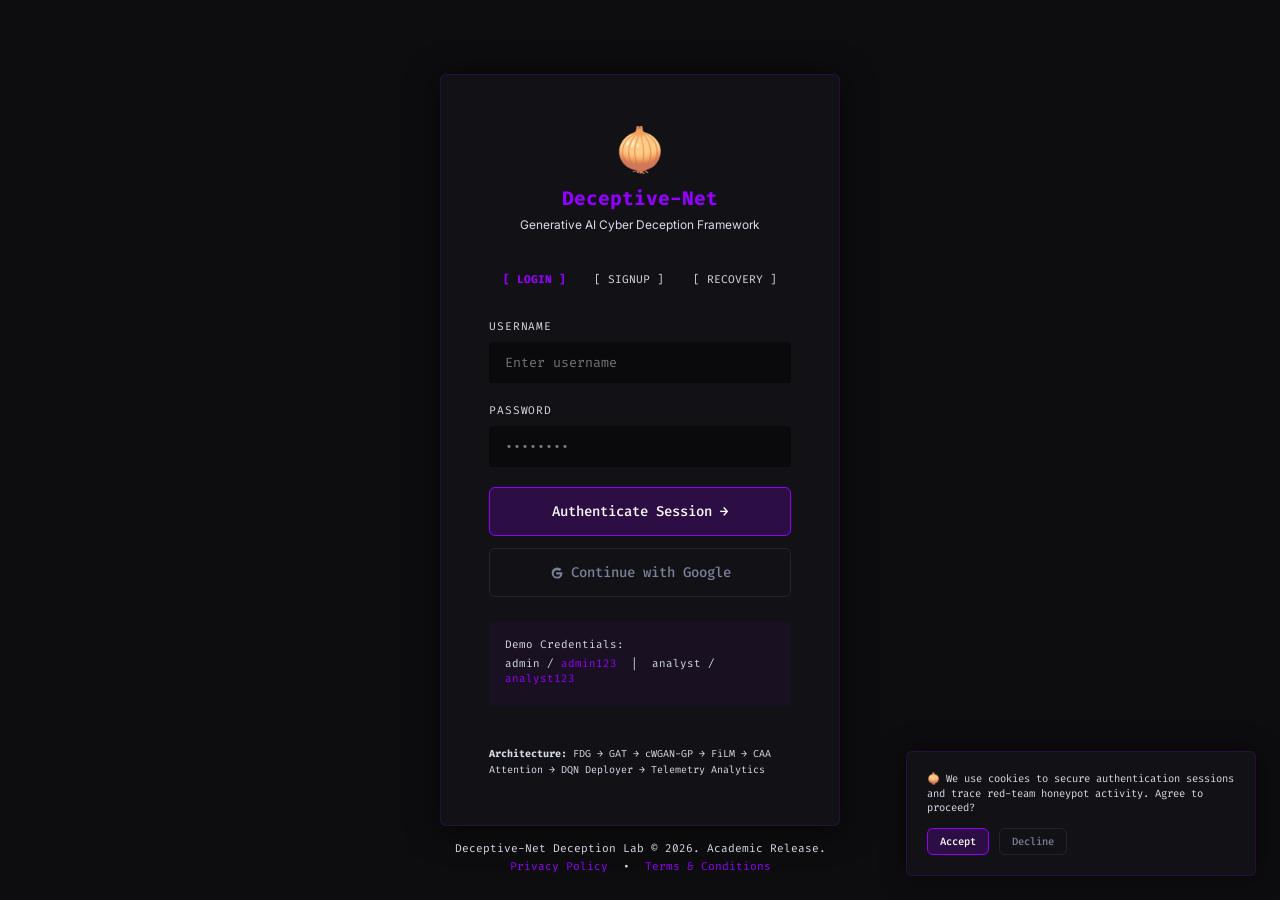
<file: frontend/index.html>
<!DOCTYPE html>
<html lang="en">
<head>
    <meta charset="UTF-8">
    <meta name="viewport" content="width=device-width, initial-scale=1.0">
    <title>Deceptive-Net | Secure Login</title>
    <link href="https://fonts.googleapis.com/css2?family=Fira+Code:wght@300;400;500;600&family=Inter:wght@300;400;500;600;700&display=swap" rel="stylesheet">
    <link rel="stylesheet" href="style.css">
    <style>
        .login-page { min-height: 100vh; display: flex; justify-content: center; align-items: center; }
        .login-card { width: 400px; padding: 48px; }
        .login-logo { text-align: center; margin-bottom: 40px; }
        .login-logo .onion { font-size: 3rem; margin-bottom: 12px; }
        .login-logo h1 { font-family: var(--font-mono); font-size: 1.4rem; color: var(--accent); }
        .login-logo p { color: var(--text-secondary); font-size: 0.85rem; margin-top: 6px; }
        .form-group { margin-bottom: 20px; }
        .form-group label { display: block; font-size: 0.8rem; text-transform: uppercase; letter-spacing: 0.08em; color: var(--text-secondary); margin-bottom: 8px; font-family: var(--font-mono); }
        .form-group input { width: 100%; background: rgba(0,0,0,0.4); border: 1px solid var(--panel-border); color: var(--text-primary); padding: 12px 16px; border-radius: 4px; font-family: var(--font-mono); font-size: 0.95rem; outline: none; transition: border-color 0.3s; }
        .form-group input:focus { border-color: var(--accent); }
        .btn-full { width: 100%; padding: 14px; font-size: 1rem; justify-content: center; }
        #login-error { color: var(--danger); font-size: 0.85rem; margin-top: 12px; text-align: center; display: none; font-family: var(--font-mono); }
        .role-hint { margin-top: 24px; padding: 16px; border-radius: 4px; background: rgba(148,0,255,0.05); border: 1px solid var(--panel-border); }
        .role-hint p { font-family: var(--font-mono); font-size: 0.78rem; color: var(--text-secondary); margin-bottom: 4px; }
        .role-hint span { color: var(--accent); }
    </style>
</head>
<body>
    <div class="login-page">
        <div class="login-card glass-panel">
            <div class="login-logo">
                <div class="onion">🧅</div>
                <h1>Deceptive-Net</h1>
                <p>Generative AI Cyber Deception Framework</p>
            </div>
            
            <!-- SaaS Tab toggles -->
            <div style="display:flex; justify-content:space-around; margin-bottom: 24px; font-family:var(--font-mono); font-size:0.8rem; border-bottom: 1px solid var(--panel-border); padding-bottom: 8px;">
                <span id="tab-login-btn" style="cursor:pointer; color:var(--accent); font-weight:bold;">[ LOGIN ]</span>
                <span id="tab-signup-btn" style="cursor:pointer; color:var(--text-secondary);">[ SIGNUP ]</span>
                <span id="tab-reset-btn" style="cursor:pointer; color:var(--text-secondary);">[ RECOVERY ]</span>
            </div>

            <!-- Login Form -->
            <form id="login-form">
                <div class="form-group">
                    <label for="username">Username</label>
                    <input type="text" id="username" placeholder="Enter username" autocomplete="off" required>
                </div>
                <div class="form-group">
                    <label for="password">Password</label>
                    <input type="password" id="password" placeholder="••••••••" required>
                </div>
                <button type="submit" class="btn btn-primary btn-full">
                    Authenticate Session &rarr;
                </button>
            </form>

            <!-- Signup Form (Hidden initially) -->
            <form id="signup-form" style="display:none;">
                <div class="form-group">
                    <label for="signup-username">Username</label>
                    <input type="text" id="signup-username" placeholder="Desired username" autocomplete="off" required>
                </div>
                <div class="form-group">
                    <label for="signup-name">Full Name</label>
                    <input type="text" id="signup-name" placeholder="Alice Cooper" autocomplete="off" required>
                </div>
                <div class="form-group">
                    <label for="signup-password">Password</label>
                    <input type="password" id="signup-password" placeholder="••••••••" required>
                </div>
                <button type="submit" class="btn btn-primary btn-full" style="background:var(--accent); border-color:var(--accent);">
                    Register Account &rarr;
                </button>
            </form>

            <!-- Password Reset Form (Hidden initially) -->
            <form id="reset-form" style="display:none;">
                <p style="font-size:0.8rem; color:var(--text-secondary); margin-bottom:16px; line-height:1.4; font-family:var(--font-mono);">
                    > Enter user identity to establish a recovery key link.
                </p>
                <div class="form-group">
                    <label for="reset-username">Username</label>
                    <input type="text" id="reset-username" placeholder="Enter username" autocomplete="off" required>
                </div>
                <div class="form-group">
                    <label for="reset-new-password">New Password</label>
                    <input type="password" id="reset-new-password" placeholder="Enter new password" required>
                </div>
                <button type="submit" class="btn btn-ghost btn-full" style="border-color:var(--text-secondary); color:white;">
                    Establish Reset &rarr;
                </button>
            </form>
            
            <!-- Google OAuth Block -->
            <button type="button" onclick="mockGoogleOAuth()" class="btn btn-ghost btn-full" style="margin-top:12px; gap:8px; border-color:rgba(255,255,255,0.08);">
                <svg style="width:14px; height:14px; color:var(--text-secondary);" viewBox="0 0 24 24" fill="currentColor">
                    <path d="M12.24 10.285V14.4h6.887c-.648 2.41-2.519 4.114-5.136 4.114A5.727 5.727 0 018.17 12.8a5.727 5.727 0 015.82-5.714c1.616 0 3.084.62 4.204 1.637l3.08-3.08C19.38 3.738 16.89 2.5 13.99 2.5a9.5 9.5 0 00-9.5 9.5 9.5 9.5 0 009.5 9.5c5.38 0 8.93-3.78 8.93-9.1a8.4 8.4 0 00-.18-1.615H12.24z"/>
                </svg>
                Continue with Google
            </button>

            <p id="login-error" style="color:var(--danger); font-size:0.82rem; margin-top:16px; text-align:center; display:none; font-family:var(--font-mono);"></p>

            <div class="role-hint">
                <p>Demo Credentials:</p>
                <p>admin / <span>admin123</span> &nbsp;|&nbsp; analyst / <span>analyst123</span></p>
            </div>
            
            <div style="margin-top: 24px; font-family: var(--font-mono); font-size: 0.72rem; color: var(--text-secondary); border-top: 1px solid var(--panel-border); padding-top: 16px; line-height: 1.5;">
                <strong>Architecture:</strong> FDG &rarr; GAT &rarr; cWGAN-GP &rarr; FiLM &rarr; CAA Attention &rarr; DQN Deployer &rarr; Telemetry Analytics
            </div>
        </div>
        
        <div style="position: absolute; bottom: 24px; width: 100%; padding: 0 20px; font-size: 0.8rem; color: var(--text-secondary); text-align: center; font-family: var(--font-mono); line-height: 1.6;">
            Deceptive-Net Deception Lab &copy; 2026. Academic Release.<br>
            <a href="privacy.html" style="color:var(--accent); text-decoration:none; margin-right:8px;">Privacy Policy</a> &bull;
            <a href="terms.html" style="color:var(--accent); text-decoration:none; margin-left:8px;">Terms & Conditions</a>
        </div>
    </div>

    <!-- GDPR Cookie Consent Popup -->
    <div id="cookie-consent" class="glass-panel" style="position:fixed; bottom:24px; right:24px; max-width:350px; padding:20px; z-index:1000; font-family:var(--font-mono); font-size:0.75rem; border:1px solid var(--border); box-shadow:0 0 24px rgba(0,0,0,0.5); display:none;">
        <p style="color:var(--text); margin-bottom:12px; line-height:1.4;">🧅 We use cookies to secure authentication sessions and trace red-team honeypot activity. Agree to proceed?</p>
        <div style="display:flex; gap:10px;">
            <button class="btn btn-primary" onclick="acceptCookies()" style="padding:6px 12px; font-size:0.75rem;">Accept</button>
            <button class="btn btn-ghost" onclick="rejectCookies()" style="padding:6px 12px; font-size:0.75rem; border-color:rgba(255,255,255,0.08);">Decline</button>
        </div>
    </div>

    <script>
        const API = 'http://localhost:8000';

        // GDPR cookie consent handlers
        if (!localStorage.getItem('cookie_consent')) {
            document.getElementById('cookie-consent').style.display = 'block';
        }
        function acceptCookies() {
            localStorage.setItem('cookie_consent', 'accepted');
            document.getElementById('cookie-consent').style.display = 'none';
            trackGSEvent('COOKIE_CONSENT', 'Accepted cookies banner');
        }
        function rejectCookies() {
            localStorage.setItem('cookie_consent', 'declined');
            document.getElementById('cookie-consent').style.display = 'none';
        }

        // Analytic Page view tracking
        async function trackGSEvent(type, details) {
            try {
                await fetch(`${API}/api/tracking/event`, {
                    method: 'POST',
                    headers: { 'Content-Type': 'application/json' },
                    body: JSON.stringify({ event_type: type, details: details })
                });
            } catch(e) {}
        }
        trackGSEvent('PAGE_VIEW', 'index.html');

        // Form toggle handlers
        const loginBtn  = document.getElementById('tab-login-btn');
        const signupBtn = document.getElementById('tab-signup-btn');
        const resetBtn  = document.getElementById('tab-reset-btn');

        const loginForm  = document.getElementById('login-form');
        const signupForm = document.getElementById('signup-form');
        const resetForm  = document.getElementById('reset-form');
        const errorBox   = document.getElementById('login-error');

        function showForm(form, btn) {
            [loginForm, signupForm, resetForm].forEach(f => f.style.display = 'none');
            [loginBtn, signupBtn, resetBtn].forEach(b => {
                b.style.color = 'var(--text-secondary)';
                b.style.fontWeight = 'normal';
            });
            form.style.display = 'block';
            btn.style.color = 'var(--accent)';
            btn.style.fontWeight = 'bold';
            errorBox.style.display = 'none';
        }

        loginBtn.onclick  = () => showForm(loginForm, loginBtn);
        signupBtn.onclick = () => showForm(signupForm, signupBtn);
        resetBtn.onclick  = () => showForm(resetForm, resetBtn);

        // Login Handler
        loginForm.addEventListener('submit', async (e) => {
            e.preventDefault();
            const username = document.getElementById('username').value;
            const password = document.getElementById('password').value;
            errorBox.style.display = 'none';
            try {
                const body = new URLSearchParams({ username, password });
                const res  = await fetch(`${API}/auth/token`, { method: 'POST', body });
                const data = await res.json();
                if (!res.ok) { errorBox.textContent = data.detail || 'Login failed'; errorBox.style.display = 'block'; return; }
                sessionStorage.setItem('dn_token', data.access_token);
                sessionStorage.setItem('dn_role',  data.role);
                sessionStorage.setItem('dn_user',  data.username);
                trackGSEvent('LOGIN_SUCCESS', `user=${username}`);
                window.location.href = 'dashboard.html';
            } catch (err) {
                errorBox.textContent = '> Connection refused. Is the backend running?';
                errorBox.style.display = 'block';
            }
        });

        // Signup Handler
        signupForm.addEventListener('submit', async (e) => {
            e.preventDefault();
            const username = document.getElementById('signup-username').value;
            const full_name = document.getElementById('signup-name').value;
            const password = document.getElementById('signup-password').value;
            errorBox.style.display = 'none';
            try {
                const res = await fetch(`${API}/auth/signup`, {
                    method: 'POST',
                    headers: { 'Content-Type': 'application/json' },
                    body: JSON.stringify({ username, password, full_name })
                });
                const data = await res.json();
                if (!res.ok) { errorBox.textContent = data.detail || 'Signup failed'; errorBox.style.display = 'block'; return; }
                errorBox.style.color = 'var(--green)';
                errorBox.textContent = `✓ Registration successful. Continue to login.`;
                errorBox.style.display = 'block';
                setTimeout(() => {
                    showForm(loginForm, loginBtn);
                    document.getElementById('username').value = username;
                    errorBox.style.color = 'var(--danger)';
                    errorBox.style.display = 'none';
                }, 1500);
            } catch (err) {
                errorBox.textContent = 'Connection error during signup.';
                errorBox.style.display = 'block';
            }
        });

        // Reset Handler
        resetForm.addEventListener('submit', async (e) => {
            e.preventDefault();
            const username = document.getElementById('reset-username').value;
            const new_password = document.getElementById('reset-new-password').value;
            errorBox.style.display = 'none';
            try {
                const res = await fetch(`${API}/auth/reset-password`, {
                    method: 'POST',
                    headers: { 'Content-Type': 'application/json' },
                    body: JSON.stringify({ username, new_password })
                });
                const data = await res.json();
                if (!res.ok) { errorBox.textContent = data.detail || 'Recovery failed'; errorBox.style.display = 'block'; return; }
                errorBox.style.color = 'var(--green)';
                errorBox.textContent = `✓ Password reset complete. Return to login.`;
                errorBox.style.display = 'block';
                setTimeout(() => {
                    showForm(loginForm, loginBtn);
                    errorBox.style.color = 'var(--danger)';
                    errorBox.style.display = 'none';
                }, 1500);
            } catch (err) {
                errorBox.textContent = 'Connection error during password reset.';
                errorBox.style.display = 'block';
            }
        });

        // Mock Google OAuth
        function mockGoogleOAuth() {
            errorBox.style.display = 'none';
            errorBox.style.color = 'var(--accent)';
            errorBox.textContent = '> Initializing OAuth handshake with accounts.google.com...';
            errorBox.style.display = 'block';
            setTimeout(async () => {
                try {
                    const regRes = await fetch(`${API}/auth/signup`, {
                        method: 'POST',
                        headers: { 'Content-Type': 'application/json' },
                        body: JSON.stringify({ username: 'oauth_guest', password: 'oauthpassword123', full_name: 'OAuth Guest Analyst' })
                    }).catch(() => {});

                    const body = new URLSearchParams({ username: 'oauth_guest', password: 'oauthpassword123' });
                    const res = await fetch(`${API}/auth/token`, { method: 'POST', body });
                    const data = await res.json();
                    if (res.ok) {
                        sessionStorage.setItem('dn_token', data.access_token);
                        sessionStorage.setItem('dn_role',  data.role);
                        sessionStorage.setItem('dn_user',  data.username);
                        trackGSEvent('OAUTH_LOGIN_SUCCESS', 'user=oauth_guest');
                        window.location.href = 'dashboard.html';
                    } else {
                        errorBox.style.color = 'var(--danger)';
                        errorBox.textContent = 'OAuth verification failed.';
                    }
                } catch(e) {
                    errorBox.style.color = 'var(--danger)';
                    errorBox.textContent = 'OAuth connection timed out.';
                }
            }, 1000);
        }
    </script>
</body>
</html>
</file>
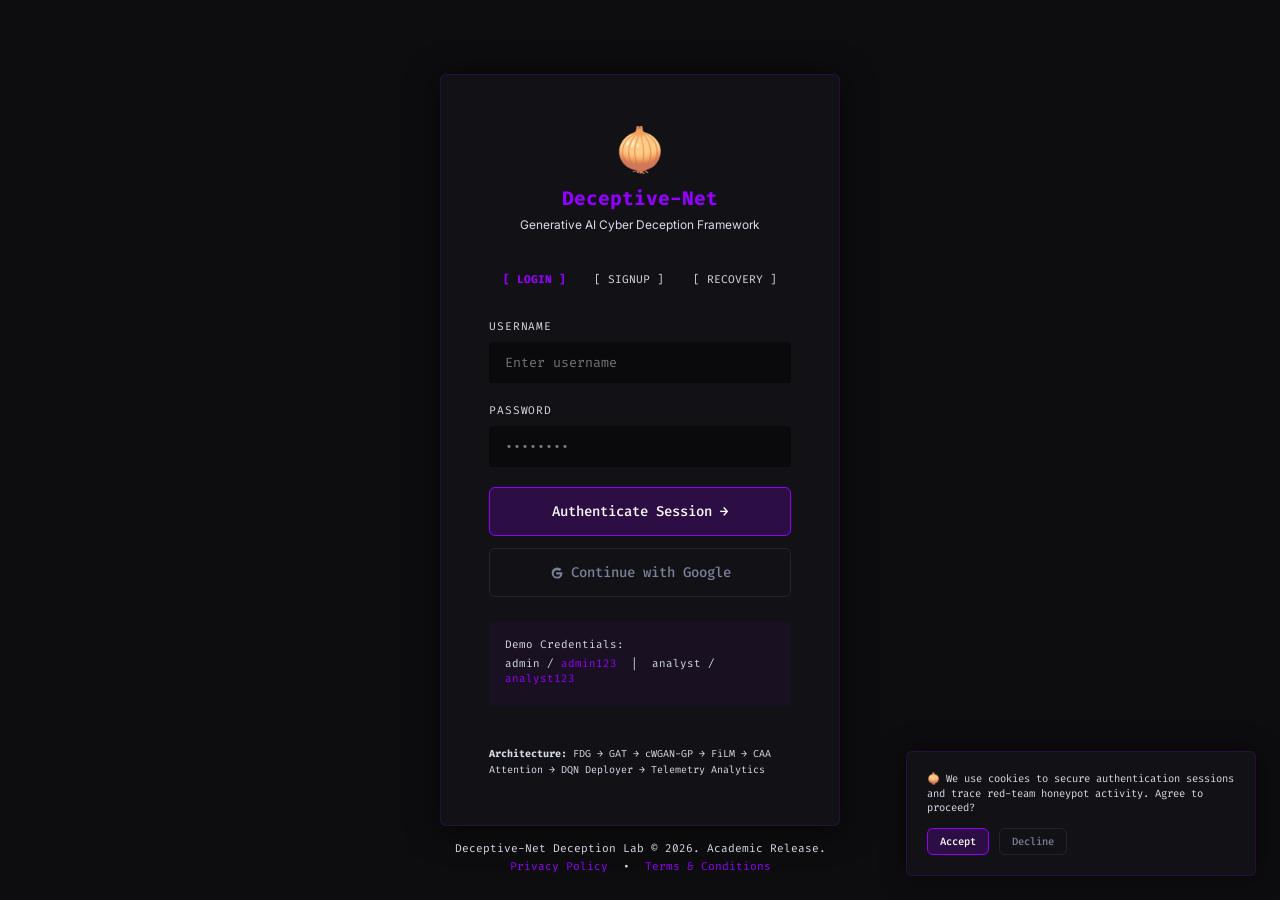
<file: frontend/dashboard.html>
<!DOCTYPE html>
<html lang="en">
<head>
    <meta charset="UTF-8">
    <meta name="viewport" content="width=device-width, initial-scale=1.0">
    <title>Deceptive-Net | Dashboard</title>
    <link href="https://fonts.googleapis.com/css2?family=Fira+Code:wght@300;400;500;600&family=Inter:wght@300;400;500;600;700&display=swap" rel="stylesheet">
    <link rel="stylesheet" href="style.css">
</head>
<body>
    <!-- Boot Sequence -->
    <div id="boot-overlay" class="boot-overlay">
        <div class="boot-content">
            <div class="tor-logo">🧅</div>
            <h2>Establishing Secure Channel...</h2>
            <div class="terminal-loader" id="boot-lines"></div>
            <div class="progress-bar"><div class="progress-fill" id="boot-progress"></div></div>
        </div>
    </div>

    <div class="app-container" id="main-app" style="display:none">
        <!-- Sidebar -->
        <aside class="sidebar glass-panel">
            <div class="logo">
                <span class="logo-icon">🧅</span>
                <h2>Deceptive-Net</h2>
            </div>
            <div class="security-badge glass-panel">
                <div class="security-label">Security Level</div>
                <div class="security-value safest">SAFEST</div>
            </div>
            <nav class="nav-menu">
                <a href="#" class="nav-item active" data-tab="dashboard" id="nav-dashboard">
                    <span class="nav-icon">◈</span> Dashboard
                </a>
                <a href="#" class="nav-item" data-tab="transactions" id="nav-transactions">
                    <span class="nav-icon">◈</span> Transactions
                </a>
                <a href="#" class="nav-item" data-tab="playground" id="nav-playground">
                    <span class="nav-icon">◈</span> Deception Lab
                </a>
                <a href="#" class="nav-item admin-only" data-tab="threat-intel" id="nav-threat-intel">
                    <span class="nav-icon">◈</span> Threat Intel
                </a>
                <a href="#" class="nav-item admin-only" data-tab="ai-report" id="nav-ai-report">
                    <span class="nav-icon">◈</span> AI Report
                </a>
                <a href="#" class="nav-item admin-only" data-tab="audit" id="nav-audit">
                    <span class="nav-icon">◈</span> Audit Logs
                </a>
                <a href="#" class="nav-item admin-only" data-tab="model" id="nav-model">
                    <span class="nav-icon">◈</span> Model Metrics
                </a>
                <a href="#" class="nav-item admin-only" data-tab="admin-config" id="nav-admin-config">
                    <span class="nav-icon">◈</span> System Config
                </a>
                <a href="#" class="nav-item" data-tab="support" id="nav-support">
                    <span class="nav-icon">◈</span> Support Desk
                </a>
            </nav>
            <div class="sidebar-footer">
                <div class="user-info">
                    <div class="user-icon">⬡</div>
                    <div>
                        <div id="sidebar-username" class="username">–</div>
                        <div id="sidebar-role" class="role-badge">–</div>
                    </div>
                </div>
                <button id="logout-btn" class="btn btn-ghost">Logout</button>
            </div>
        </aside>

        <!-- Main -->
        <main class="main-content">
            <!-- Header -->
            <header class="top-bar">
                <div class="header-left">
                    <h1 id="page-title">Dashboard</h1>
                    <div class="live-indicator"><span class="pulse-dot"></span> LIVE</div>
                </div>
                <div class="circuit-mini" id="circuit-display">
                    <span class="cn this">YOU</span>
                    <span class="arrow">→</span>
                    <span class="cn guard" id="cn-guard">–.–.–.–</span>
                    <span class="arrow">→</span>
                    <span class="cn middle" id="cn-middle">–.–.–.–</span>
                    <span class="arrow">→</span>
                    <span class="cn exit" id="cn-exit">–.–.–.–</span>
                    <span class="arrow">→</span>
                    <span class="cn onion">🧅</span>
                </div>
            </header>

            <!-- TAB: Dashboard -->
            <section id="tab-dashboard" class="tab-content active">
                <!-- Stats Row -->
                <div class="stats-grid">
                    <div class="stat-card glass-panel">
                        <div class="stat-label">Total Transactions</div>
                        <div class="stat-value" id="stat-total">–</div>
                        <div class="stat-sub">in current data window</div>
                    </div>
                    <div class="stat-card glass-panel danger">
                        <div class="stat-label">Flagged Anomalies</div>
                        <div class="stat-value" id="stat-flagged">–</div>
                        <div class="stat-sub">ensemble score > 0.6</div>
                    </div>
                    <div class="stat-card glass-panel">
                        <div class="stat-label">Avg Risk Score</div>
                        <div class="stat-value" id="stat-avg-risk">–</div>
                        <div class="stat-sub">LightGBM + Autoencoder</div>
                    </div>
                    <div class="stat-card glass-panel success">
                        <div class="stat-label">Cleared Transactions</div>
                        <div class="stat-value" id="stat-cleared">–</div>
                        <div class="stat-sub">score &lt; 0.25</div>
                    </div>
                </div>

                <!-- Onion Circuit Visualizer -->
                <div class="circuit-panel glass-panel">
                    <div class="circuit-header">
                        <h3>Onion Circuit</h3>
                        <span class="status-indicator"><span class="pulse-dot green"></span> Connected</span>
                    </div>
                    <div class="circuit-path">
                        <div class="cnode">
                            <div class="cnode-icon browser">💻</div>
                            <div class="cnode-label">This Browser</div>
                            <div class="cnode-ip">localhost</div>
                        </div>
                        <div class="cline"><div class="cline-flow"></div></div>
                        <div class="cnode">
                            <div class="cnode-icon guard-n">G</div>
                            <div class="cnode-label">Guard Node</div>
                            <div class="cnode-ip" id="cp-guard">–</div>
                        </div>
                        <div class="cline"><div class="cline-flow"></div></div>
                        <div class="cnode">
                            <div class="cnode-icon middle-n">M</div>
                            <div class="cnode-label">Middle Node</div>
                            <div class="cnode-ip" id="cp-middle">–</div>
                        </div>
                        <div class="cline"><div class="cline-flow"></div></div>
                        <div class="cnode">
                            <div class="cnode-icon exit-n">E</div>
                            <div class="cnode-label">Exit Node</div>
                            <div class="cnode-ip" id="cp-exit">–</div>
                        </div>
                        <div class="cline"><div class="cline-flow"></div></div>
                        <div class="cnode">
                            <div class="cnode-icon hs">🧅</div>
                            <div class="cnode-label">Hidden Service</div>
                            <div class="cnode-ip">Deceptive-Net</div>
                        </div>
                    </div>
                </div>

                <!-- Live Feed Preview -->
                <div class="live-feed glass-panel">
                    <div class="feed-header">
                        <h3>Live Transaction Feed</h3>
                        <span class="feed-badge" id="ws-status">Connecting...</span>
                    </div>
                    <div id="live-feed-list" class="feed-list"></div>
                </div>
            </section>

            <!-- TAB: Transactions -->
            <section id="tab-transactions" class="tab-content">
                <div class="section-toolbar glass-panel">
                    <div class="toolbar-left">
                        <label>Show
                            <select id="row-select" class="select-input">
                                <option value="10">10</option>
                                <option value="20" selected>20</option>
                                <option value="50">50</option>
                                <option value="100">100</option>
                            </select>
                        rows</label>
                    </div>
                    <div class="toolbar-right" style="display:flex;gap:12px">
                        <button id="export-csv-btn" class="btn btn-ghost" style="color:var(--red);border-color:var(--red);opacity:.8" onmouseover="this.style.opacity=1" onmouseout="this.style.opacity=.8">⚠ Secure Data Export</button>
                        <button id="refresh-btn" class="btn btn-ghost">↻ Refresh</button>
                    </div>
                </div>
                <div class="table-container glass-panel">
                    <table id="txn-table">
                        <thead>
                            <tr>
                                <th>TXN ID</th>
                                <th>User</th>
                                <th>Amount</th>
                                <th>Device</th>
                                <th>Location</th>
                                <th>IP</th>
                                <th>Timestamp</th>
                                <th>Risk Score</th>
                                <th>Anomaly</th>
                                <th>Status</th>
                            </tr>
                        </thead>
                        <tbody id="txn-body">
                            <tr><td colspan="10" class="loading-cell">Loading transactions...</td></tr>
                        </tbody>
                    </table>
                </div>
            </section>

            <!-- TAB: AI Report (admin only) -->
            <section id="tab-ai-report" class="tab-content">
                <div class="ai-report-container">
                    <div class="ai-header">
                        <h2>AI Threat Analysis</h2>
                        <button id="run-genai" class="btn btn-primary">✨ Run Analysis</button>
                    </div>
                    <div id="ai-report-body" class="glass-panel ai-placeholder">
                        <p>> Click "Run Analysis" to generate a real-time AI threat report.</p>
                    </div>
                </div>
            </section>

            <!-- TAB: Audit Logs (admin only) -->
            <section id="tab-audit" class="tab-content">
                <div class="audit-controls glass-panel">
                    <button id="audit-refresh" class="btn btn-ghost">↻ Refresh</button>
                    <button id="audit-alerts-only" class="btn btn-ghost">⚠ Alerts Only</button>
                </div>
                <div class="table-container glass-panel">
                    <table>
                        <thead>
                            <tr>
                                <th>Timestamp</th>
                                <th>Actor</th>
                                <th>Action</th>
                                <th>Resource</th>
                                <th>Detail</th>
                                <th>Severity</th>
                                <th>IP</th>
                            </tr>
                        </thead>
                        <tbody id="audit-body">
                            <tr><td colspan="7" class="loading-cell">Load audit logs...</td></tr>
                        </tbody>
                    </table>
                </div>
            </section>

            <!-- TAB: Model Metrics (admin only) -->
            <section id="tab-model" class="tab-content" style="display:flex; flex-direction:column; gap:20px;">
                <!-- GAT/FDG Model and Preprocessing Research Telemetry -->
                <div class="metric-card glass-panel" style="padding: 24px;">
                    <h3 style="font-family:var(--font-mono); font-size: 0.95rem; color: var(--accent-light); text-transform: uppercase; margin-bottom: 20px; border-bottom: 1px solid rgba(255,255,255,0.05); padding-bottom: 8px;">
                        🔬 Deceptive-Net Research GAT & FDG Pipeline Telemetry
                    </h3>
                    <div style="display: grid; grid-template-columns: 1fr 1fr 1fr; gap: 24px;">
                        <div>
                            <h4 style="font-size: 0.82rem; color: var(--text-dim); margin-bottom: 12px; font-family: var(--font-mono); text-transform: uppercase;">[1] Fraud Dependency Graph (FDG)</h4>
                            <div style="background: rgba(0,0,0,0.3); border: 1px solid var(--border); border-radius: var(--radius); padding: 12px; font-family: var(--font-mono); font-size: 0.8rem; line-height: 1.6;">
                                <div>Graph Nodes (Batch Size): <span id="fdg-node-count" style="color:var(--blue); font-weight: bold;">–</span></div>
                                <div>Adjacency Threshold: <span id="fdg-threshold" style="color:var(--blue); font-weight: bold;">–</span></div>
                                <div>Avg Node Degree: <span id="fdg-degree" style="color:var(--blue); font-weight: bold;">–</span></div>
                                <div style="color: var(--text-dim); font-size: 0.72rem; margin-top: 8px; border-top: 1px solid rgba(255,255,255,0.05); padding-top: 6px;">
                                    Generates sparse batch similarity connections matching applicant demographics.
                                </div>
                            </div>
                        </div>
                        <div>
                            <h4 style="font-size: 0.82rem; color: var(--text-dim); margin-bottom: 12px; font-family: var(--font-mono); text-transform: uppercase;">[2] Graph Attention Network (GAT)</h4>
                            <div style="background: rgba(0,0,0,0.3); border: 1px solid var(--border); border-radius: var(--radius); padding: 12px; font-family: var(--font-mono); font-size: 0.8rem; line-height: 1.6;">
                                <div>GAT Layers Count: <span id="gat-layers" style="color:var(--accent-light); font-weight: bold;">–</span></div>
                                <div>Attention Heads: <span id="gat-heads" style="color:var(--accent-light); font-weight: bold;">–</span></div>
                                <div>Hidden Dimension: <span id="gat-hidden" style="color:var(--accent-light); font-weight: bold;">–</span></div>
                                <div style="color: var(--text-dim); font-size: 0.72rem; margin-top: 8px; border-top: 1px solid rgba(255,255,255,0.05); padding-top: 6px;">
                                    Performs self-attention to refine latent features into Fraud-Aware Conditioning.
                                </div>
                            </div>
                        </div>
                        <div>
                            <h4 style="font-size: 0.82rem; color: var(--text-dim); margin-bottom: 12px; font-family: var(--font-mono); text-transform: uppercase;">[3] Constraint-Aware Attention (CAA)</h4>
                            <div style="background: rgba(0,0,0,0.3); border: 1px solid var(--border); border-radius: var(--radius); padding: 12px; font-family: var(--font-mono); font-size: 0.8rem; line-height: 1.6;">
                                <div>Luhn Checksum Validity: <span id="caa-luhn" style="color:var(--green); font-weight: bold;">–</span></div>
                                <div>Name-Email Coherence: <span id="caa-coherence" style="color:var(--green); font-weight: bold;">–</span></div>
                                <div>ZIP-State Lookup Rate: <span id="caa-zip" style="color:var(--green); font-weight: bold;">–</span></div>
                                <div style="color: var(--text-dim); font-size: 0.72rem; margin-top: 8px; border-top: 1px solid rgba(255,255,255,0.05); padding-top: 6px;">
                                    Bypasses standard gradient updates via Straight-Through Estimators (STE).
                                </div>
                            </div>
                        </div>
                    </div>
                </div>
                <div class="metrics-grid">
                    <div class="metric-card glass-panel">
                        <h3>LightGBM ROC-AUC</h3>
                        <div class="metric-val" id="m-roc">–</div>
                        <p class="metric-desc">Area under the ROC curve. &gt;0.95 is production-grade.</p>
                    </div>
                    <div class="metric-card glass-panel">
                        <h3>LightGBM PR-AUC</h3>
                        <div class="metric-val" id="m-pr">–</div>
                        <p class="metric-desc">Precision-Recall AUC — key metric for imbalanced fraud data.</p>
                    </div>
                    <div class="metric-card glass-panel">
                        <h3>Autoencoder ROC-AUC</h3>
                        <div class="metric-val" id="m-ae-roc">–</div>
                        <p class="metric-desc">Reconstruction-error based anomaly detection score.</p>
                    </div>
                    <div class="metric-card glass-panel cm-card">
                        <h3>Confusion Matrix</h3>
                        <div class="cm-grid">
                            <div class="cm-cell cm-tn">
                                <div class="cm-label">True Negative</div>
                                <div class="cm-val" id="cm-tn-val">–</div>
                            </div>
                            <div class="cm-cell cm-fp">
                                <div class="cm-label">False Positive</div>
                                <div class="cm-val" id="cm-fp-val">–</div>
                            </div>
                            <div class="cm-cell cm-fn">
                                <div class="cm-label">False Negative</div>
                                <div class="cm-val" id="cm-fn-val">–</div>
                            </div>
                            <div class="cm-cell cm-tp">
                                <div class="cm-label">True Positive</div>
                                <div class="cm-val" id="cm-tp-val">–</div>
                            </div>
                        </div>
                    </div>
                    <div class="metric-card glass-panel shap-card" style="grid-column: span 2">
                        <h3>SHAP Feature Importance</h3>
                        <div id="shap-bars" class="shap-bars"></div>
                    </div>
                </div>
            </section>
            
            <!-- TAB: Deception Lab (Attacker Playground) -->
            <section id="tab-playground" class="tab-content">
                <div style="display:grid;grid-template-columns:1fr 1.2fr;gap:20px">
                    <!-- Column 1: Payment Gateway Honeypot -->
                    <div class="glass-panel" style="padding:24px">
                        <h3 style="font-family:var(--font-mono);font-size:0.95rem;color:var(--accent-light);text-transform:uppercase;letter-spacing:.05em;margin-bottom:20px;display:flex;align-items:center;gap:8px">
                            <span>💳</span> Decoy Payment Checkout (Honeypot)
                        </h3>
                        <p style="font-size:0.85rem;color:var(--text-dim);line-height:1.5;margin-bottom:20px">
                            Simulate an external e-commerce merchant. Copy credit card credentials from your exported CSV file and attempt a purchase to trigger the tracker.
                        </p>
                        
                        <form id="hp-payment-form" style="display:flex;flex-direction:column;gap:16px">
                            <div>
                                <label style="display:block;font-size:0.75rem;color:var(--text-dim);text-transform:uppercase;margin-bottom:6px">Cardholder Name</label>
                                <input type="text" id="hp-cardholder" required placeholder="John Doe" style="width:100%;padding:10px;background:rgba(0,0,0,.5);border:1px solid var(--border);border-radius:var(--radius);color:var(--text);outline:none">
                            </div>
                            <div>
                                <label style="display:block;font-size:0.75rem;color:var(--text-dim);text-transform:uppercase;margin-bottom:6px">Credit Card Number</label>
                                <input type="text" id="hp-cardnumber" required placeholder="4000 0000 0000 0000" style="width:100%;padding:10px;background:rgba(0,0,0,.5);border:1px solid var(--border);border-radius:var(--radius);color:var(--text);font-family:var(--font-mono);outline:none">
                            </div>
                            <div style="display:grid;grid-template-columns:1fr 1fr;gap:12px">
                                <div>
                                    <label style="display:block;font-size:0.75rem;color:var(--text-dim);text-transform:uppercase;margin-bottom:6px">CVV</label>
                                    <input type="text" id="hp-cvv" required placeholder="123" style="width:100%;padding:10px;background:rgba(0,0,0,.5);border:1px solid var(--border);border-radius:var(--radius);color:var(--text);font-family:var(--font-mono);outline:none">
                                </div>
                                <div>
                                    <label style="display:block;font-size:0.75rem;color:var(--text-dim);text-transform:uppercase;margin-bottom:6px">Expiry Date</label>
                                    <input type="text" id="hp-expiry" required placeholder="MM/YY" style="width:100%;padding:10px;background:rgba(0,0,0,.5);border:1px solid var(--border);border-radius:var(--radius);color:var(--text);font-family:var(--font-mono);outline:none">
                                </div>
                            </div>
                            <div style="display:grid;grid-template-columns:1.2fr 1fr;gap:12px">
                                <div>
                                    <label style="display:block;font-size:0.75rem;color:var(--text-dim);text-transform:uppercase;margin-bottom:6px">Simulated Attacker IP</label>
                                    <select id="hp-ip" style="width:100%;padding:10px;background:rgba(0,0,0,.5);border:1px solid var(--border);border-radius:var(--radius);color:var(--text);font-family:var(--font-mono);outline:none">
                                        <option value="185.220.101.5">185.220.101.5 (TOR Exit Node)</option>
                                        <option value="109.245.18.99">109.245.18.99 (Commercial VPN)</option>
                                        <option value="195.88.201.44">195.88.201.44 (De-cloaked Proxy)</option>
                                        <option value="127.0.0.1">127.0.0.1 (Localhost Test)</option>
                                    </select>
                                </div>
                                <div>
                                    <label style="display:block;font-size:0.75rem;color:var(--text-dim);text-transform:uppercase;margin-bottom:6px">Purchase Amount</label>
                                    <input type="number" id="hp-amount" required value="249.99" step="0.01" style="width:100%;padding:10px;background:rgba(0,0,0,.5);border:1px solid var(--border);border-radius:var(--radius);color:var(--text);outline:none">
                                </div>
                            </div>
                            <button type="submit" class="btn btn-primary" style="margin-top:10px;width:100%;justify-content:center">Execute Transaction</button>
                        </form>
                        
                        <div id="hp-checkout-status" class="glass-panel" style="margin-top:20px;padding:12px;display:none;font-family:var(--font-mono);font-size:0.8rem"></div>
                    </div>
                    
                    <!-- Column 2: Hacker SSH Terminal & User Login Honeypot -->
                    <div style="display:flex;flex-direction:column;gap:20px">
                        <!-- Portal Login honeypot -->
                        <div class="glass-panel" style="padding:20px">
                            <h3 style="font-family:var(--font-mono);font-size:0.95rem;color:var(--accent-light);text-transform:uppercase;letter-spacing:.05em;margin-bottom:14px;display:flex;align-items:center;gap:8px">
                                <span>🔒</span> Corporate Login Portal (Credential Trap)
                            </h3>
                            <p style="font-size:0.82rem;color:var(--text-dim);margin-bottom:14px">
                                Try logging in using administrative credentials found in the exfiltrated database.
                            </p>
                            <form id="hp-login-form" style="display:grid;grid-template-columns:1fr 1fr 1.2fr 0.6fr;gap:10px;align-items:end">
                                <div>
                                    <label style="display:block;font-size:0.7rem;color:var(--text-dim);text-transform:uppercase;margin-bottom:4px">Username</label>
                                    <input type="text" id="hp-username" required placeholder="admin_user" style="width:100%;padding:8px;background:rgba(0,0,0,.5);border:1px solid var(--border);border-radius:var(--radius);color:var(--text);outline:none">
                                </div>
                                <div>
                                    <label style="display:block;font-size:0.7rem;color:var(--text-dim);text-transform:uppercase;margin-bottom:4px">Password</label>
                                    <input type="password" id="hp-password" required placeholder="••••••••" style="width:100%;padding:8px;background:rgba(0,0,0,.5);border:1px solid var(--border);border-radius:var(--radius);color:var(--text);outline:none">
                                </div>
                                <div>
                                    <label style="display:block;font-size:0.7rem;color:var(--text-dim);text-transform:uppercase;margin-bottom:4px">Simulated Attacker IP</label>
                                    <select id="hp-login-ip" style="width:100%;padding:8px;background:rgba(0,0,0,.5);border:1px solid var(--border);border-radius:var(--radius);color:var(--text);font-family:var(--font-mono);outline:none">
                                        <option value="109.245.18.99">109.245.18.99 (VPN)</option>
                                        <option value="185.220.101.5">185.220.101.5 (TOR)</option>
                                        <option value="195.88.201.44">195.88.201.44 (Proxy)</option>
                                        <option value="127.0.0.1">127.0.0.1 (Localhost)</option>
                                    </select>
                                </div>
                                <button type="submit" class="btn btn-ghost" style="width:100%;justify-content:center;height:36px;border-color:var(--accent);color:white">Login</button>
                            </form>
                            <div id="hp-login-status" style="margin-top:10px;font-family:var(--font-mono);font-size:0.8rem;color:var(--red);display:none"></div>
                        </div>

                        <!-- Cowrie Shell Terminal Emulator -->
                        <div class="glass-panel" style="padding:20px;flex:1;display:flex;flex-direction:column;min-height:280px">
                            <div style="display:flex;justify-content:space-between;align-items:center;margin-bottom:12px">
                                <h3 style="font-family:var(--font-mono);font-size:0.95rem;color:var(--accent-light);text-transform:uppercase;letter-spacing:.05em;display:flex;align-items:center;gap:8px">
                                    <span>🐚</span> Cowrie SSH Honeypot Console
                                </h3>
                                <span class="badge badge-info" style="font-size:0.7rem">DQN TDA ACTIVE</span>
                            </div>
                            <div id="hp-terminal" style="flex:1;background:#000;border:1px solid var(--border);border-radius:var(--radius);padding:12px;font-family:var(--font-mono);font-size:0.82rem;color:var(--green);overflow-y:auto;max-height:220px;display:flex;flex-direction:column;gap:6px">
                                <p style="color:var(--text-dim)"># Simulated Cowrie SSH Environment - Session Established</p>
                                <p style="color:var(--text-dim)"># Type 'help' to see available shell commands</p>
                                <p>guest@corp-db-server:~$ <input type="text" id="hp-term-input" style="background:transparent;border:none;color:var(--green);outline:none;font-family:var(--font-mono);font-size:0.82rem;width:calc(100% - 180px)" autocomplete="off"></p>
                            </div>
                        </div>
                    </div>
                </div>

                <!-- Canary Tokens: decoy machine credentials -->
                <div class="glass-panel" style="padding:24px;margin-top:20px">
                    <h3 style="font-family:var(--font-mono);font-size:0.95rem;color:var(--accent-light);text-transform:uppercase;letter-spacing:.05em;margin-bottom:14px;display:flex;align-items:center;gap:8px">
                        <span>🪤</span> Canary Tokens (Decoy Machine Credentials)
                    </h3>
                    <p style="font-size:0.85rem;color:var(--text-dim);line-height:1.5;margin-bottom:20px">
                        Breaches leak machine secrets first — cloud keys, access tokens, database DSNs. Generate a format-faithful decoy, plant it where a leak would surface it, and the registry (SHA-256 fingerprints only, never the raw values) tells you exactly which plant resurfaced when someone tries to use it.
                    </p>
                    <div style="display:grid;grid-template-columns:1fr 1fr;gap:20px">
                        <form id="canary-generate-form" style="display:flex;flex-direction:column;gap:14px">
                            <div>
                                <label style="display:block;font-size:0.75rem;color:var(--text-dim);text-transform:uppercase;margin-bottom:6px">Token Family</label>
                                <select id="canary-family" style="width:100%;padding:10px;background:rgba(0,0,0,.5);border:1px solid var(--border);border-radius:var(--radius);color:var(--text);font-family:var(--font-mono);outline:none">
                                    <option value="aws">AWS Access Key Pair</option>
                                    <option value="github_pat">GitHub Personal Access Token</option>
                                    <option value="api_key">Generic API Key</option>
                                    <option value="postgres_dsn">PostgreSQL DSN</option>
                                </select>
                            </div>
                            <div>
                                <label style="display:block;font-size:0.75rem;color:var(--text-dim);text-transform:uppercase;margin-bottom:6px">Planted In</label>
                                <input type="text" id="canary-planted" required placeholder="e.g. github.com/acme/infra/.env" style="width:100%;padding:10px;background:rgba(0,0,0,.5);border:1px solid var(--border);border-radius:var(--radius);color:var(--text);outline:none">
                            </div>
                            <button type="submit" class="btn btn-primary" style="width:100%;justify-content:center">Generate &amp; Register</button>
                        </form>
                        <form id="canary-check-form" style="display:flex;flex-direction:column;gap:14px">
                            <div>
                                <label style="display:block;font-size:0.75rem;color:var(--text-dim);text-transform:uppercase;margin-bottom:6px">Check a Suspicious Value</label>
                                <input type="text" id="canary-check-value" required placeholder="Paste a leaked key, token or DSN" style="width:100%;padding:10px;background:rgba(0,0,0,.5);border:1px solid var(--border);border-radius:var(--radius);color:var(--text);font-family:var(--font-mono);outline:none">
                            </div>
                            <button type="submit" class="btn btn-primary" style="width:100%;justify-content:center">Check Against Registry</button>
                            <div id="canary-check-result" class="glass-panel" style="padding:12px;display:none;font-family:var(--font-mono);font-size:0.8rem;line-height:1.5"></div>
                        </form>
                    </div>
                    <div id="canary-generate-result" class="glass-panel" style="margin-top:20px;padding:12px;display:none;font-family:var(--font-mono);font-size:0.8rem;line-height:1.5;white-space:pre-wrap;word-break:break-all"></div>
                </div>
            </section>

            <!-- TAB: Threat Intel (Admin only) -->
            <section id="tab-threat-intel" class="tab-content">
                <!-- Threat Summary Row -->
                <div class="stats-grid">
                    <div class="stat-card glass-panel danger">
                        <div class="stat-label">Honeypots Triggered</div>
                        <div class="stat-value" id="intel-count-triggered">0</div>
                        <div class="stat-sub">unauthorized accesses blocked</div>
                    </div>
                    <div class="stat-card glass-panel warning">
                        <div class="stat-label">Stolen Cards Traced</div>
                        <div class="stat-value" id="intel-count-cards" style="color:var(--yellow)">0</div>
                        <div class="stat-sub">matched to registered registry</div>
                    </div>
                    <div class="stat-card glass-panel">
                        <div class="stat-label">Attributed Leaks</div>
                        <div class="stat-value" id="intel-count-attributed" style="color:var(--blue)">0</div>
                        <div class="stat-sub">breach watermarks verified</div>
                    </div>
                    <div class="stat-card glass-panel success">
                        <div class="stat-label">Attacker IPs Blacklisted</div>
                        <div class="stat-value" id="intel-count-ips" style="color:var(--green)">0</div>
                        <div class="stat-sub">logged in firewall rules</div>
                    </div>
                </div>

                <!-- Captured Hackers and Flow chart -->
                <div style="display:grid;grid-template-columns:1.5fr 1fr;gap:20px">
                    <!-- Left: Captured Hackers List -->
                    <div class="glass-panel" style="padding:20px">
                        <h3 style="font-family:var(--font-mono);font-size:0.9rem;color:var(--accent-light);text-transform:uppercase;letter-spacing:.05em;margin-bottom:16px">
                            🚨 Caught Red-Handed: Hacker Activities & Leak Attribution
                        </h3>
                        <div class="table-container" style="max-height:350px;overflow-y:auto">
                            <table style="width:100%">
                                <thead>
                                    <tr>
                                        <th>Timestamp</th>
                                        <th>Hacker IP</th>
                                        <th>Location</th>
                                        <th>Token Type</th>
                                        <th>Action</th>
                                        <th>Stolen From</th>
                                        <th>Exporter IP</th>
                                    </tr>
                                </thead>
                                <tbody id="intel-hackers-body">
                                    <tr><td colspan="7" class="loading-cell">No intrusion attempts detected yet. Go to Deception Lab to trigger a honeypot.</td></tr>
                                </tbody>
                            </table>
                        </div>
                    </div>
                    
                    <!-- Right: DQN Policy Logs -->
                    <div class="glass-panel" style="padding:20px;display:flex;flex-direction:column">
                        <h3 style="font-family:var(--font-mono);font-size:0.9rem;color:var(--accent-light);text-transform:uppercase;letter-spacing:.05em;margin-bottom:16px">
                            🧠 DQN Token Deployment Agent (TDA) Policy
                        </h3>
                        <div class="table-container" style="flex:1;max-height:350px;overflow-y:auto">
                            <table style="width:100%">
                                <thead>
                                    <tr>
                                        <th>State</th>
                                        <th>Action Taken</th>
                                        <th>Q-Reward</th>
                                        <th>Epsilon</th>
                                    </tr>
                                </thead>
                                <tbody id="intel-tda-body">
                                    <tr><td colspan="4" class="loading-cell">Loading DQN decision matrix...</td></tr>
                                </tbody>
                            </table>
                        </div>
                    </div>
                </div>
                
                <!-- Attribution Flow diagram -->
                <div id="intel-flow-container" class="glass-panel" style="padding:24px;display:none">
                    <h3 style="font-family:var(--font-mono);font-size:0.9rem;color:var(--accent-light);text-transform:uppercase;letter-spacing:.05em;margin-bottom:20px">
                        🔍 Active Threat Forensic Breach Trail
                    </h3>
                    <div id="forensic-flow-visual" style="display:flex;justify-content:space-around;align-items:center;background:rgba(0,0,0,0.5);border:1px solid var(--border);border-radius:var(--radius);padding:24px 12px;font-family:var(--font-mono)">
                        <!-- Interactive node flowchart populated dynamically by JS -->
                    </div>
                </div>
            </section>

            <!-- TAB: System Config (Admin only) -->
            <section id="tab-admin-config" class="tab-content">
                <div style="display:grid; grid-template-columns: 1.2fr 1fr; gap:20px;">
                    <!-- User Directory Panel -->
                    <div class="glass-panel" style="padding: 24px;">
                        <h3 style="font-family:var(--font-mono); font-size: 0.95rem; color: var(--accent-light); text-transform: uppercase; margin-bottom: 20px; border-bottom: 1px solid rgba(255,255,255,0.05); padding-bottom: 8px;">
                            👤 User Directory & Role Assignment
                        </h3>
                        <p style="font-size: 0.85rem; color: var(--text-dim); margin-bottom: 16px;">
                            Audit active platform users, assign authorization levels (Admin, Analyst, Viewer), and update security policies.
                        </p>
                        <div class="table-container" style="max-height: 250px; overflow-y: auto; margin-bottom: 24px;">
                            <table style="width: 100%;">
                                <thead>
                                    <tr>
                                        <th>Username</th>
                                        <th>Role</th>
                                        <th>Full Name</th>
                                    </tr>
                                </thead>
                                <tbody id="config-users-body">
                                    <tr><td colspan="3" class="loading-cell">Loading user database...</td></tr>
                                </tbody>
                            </table>
                        </div>
                        
                        <h4 style="font-family:var(--font-mono); font-size: 0.85rem; color: var(--text); margin-bottom: 12px;">Update User Role Authorization</h4>
                        <form id="config-role-form" style="display: grid; grid-template-columns: 1fr 1fr 0.6fr; gap: 12px; align-items: end;">
                            <div>
                                <label style="display:block; font-size: 0.72rem; color: var(--text-dim); text-transform: uppercase; margin-bottom: 4px;">Select User</label>
                                <select id="config-role-username" style="width:100%; padding: 8px; background: rgba(0,0,0,0.5); border: 1px solid var(--border); border-radius: var(--radius); color: var(--text); font-family: var(--font-mono); outline: none;" required></select>
                            </div>
                            <div>
                                <label style="display:block; font-size: 0.72rem; color: var(--text-dim); text-transform: uppercase; margin-bottom: 4px;">Assign Role</label>
                                <select id="config-role-select" style="width:100%; padding: 8px; background: rgba(0,0,0,0.5); border: 1px solid var(--border); border-radius: var(--radius); color: var(--text); font-family: var(--font-mono); outline: none;" required>
                                    <option value="admin">Administrator</option>
                                    <option value="analyst">Analyst</option>
                                    <option value="viewer">Viewer</option>
                                </select>
                            </div>
                            <button type="submit" class="btn btn-ghost" style="border-color: var(--accent); color: white; height: 35px;">Save Role</button>
                        </form>
                        <div id="config-role-status" style="margin-top: 10px; font-family: var(--font-mono); font-size: 0.8rem; display: none;"></div>
                    </div>

                    <!-- Deception Policies Panel -->
                    <div class="glass-panel" style="padding: 24px;">
                        <h3 style="font-family:var(--font-mono); font-size: 0.95rem; color: var(--accent-light); text-transform: uppercase; margin-bottom: 20px; border-bottom: 1px solid rgba(255,255,255,0.05); padding-bottom: 8px;">
                            ⚙️ System & Deception Policies
                        </h3>
                        <form id="config-policy-form" style="display:flex; flex-direction:column; gap:16px;">
                            <div>
                                <label style="display:block; font-size: 0.75rem; color: var(--text-dim); text-transform: uppercase; margin-bottom: 6px;">
                                    DQN Exploration Rate (Epsilon)
                                </label>
                                <input type="number" id="config-policy-epsilon" step="0.01" min="0" max="1" style="width:100%; padding:10px; background:rgba(0,0,0,.5); border:1px solid var(--border); border-radius:var(--radius); color:var(--text); font-family: var(--font-mono); outline:none;" required>
                            </div>
                            <div>
                                <label style="display:block; font-size: 0.75rem; color: var(--text-dim); text-transform: uppercase; margin-bottom: 6px;">
                                    Honey-Token Deployment Frequency (seconds)
                                </label>
                                <input type="number" id="config-policy-frequency" min="5" max="3600" style="width:100%; padding:10px; background:rgba(0,0,0,.5); border:1px solid var(--border); border-radius:var(--radius); color:var(--text); font-family: var(--font-mono); outline:none;" required>
                            </div>
                            <div>
                                <label style="display:block; font-size: 0.75rem; color: var(--text-dim); text-transform: uppercase; margin-bottom: 6px;">
                                    Watermark Alignment Check Compliance (STE min)
                                </label>
                                <input type="number" id="config-policy-compliance" step="0.01" min="0.5" max="1" style="width:100%; padding:10px; background:rgba(0,0,0,.5); border:1px solid var(--border); border-radius:var(--radius); color:var(--text); font-family: var(--font-mono); outline:none;" required>
                            </div>
                            <div>
                                <label style="display:block; font-size: 0.75rem; color: var(--text-dim); text-transform: uppercase; margin-bottom: 8px;">
                                    Active Honeypot Modules
                                </label>
                                <div style="display:grid; grid-template-columns:1fr; gap:10px;">
                                    <label style="display:flex; align-items:center; gap:8px; font-size: 0.82rem; color:var(--text-dim);">
                                        <input type="checkbox" id="hp-active-ssh" value="SSH Cowrie Console"> SSH Cowrie Console
                                    </label>
                                    <label style="display:flex; align-items:center; gap:8px; font-size: 0.82rem; color:var(--text-dim);">
                                        <input type="checkbox" id="hp-active-payment" value="E-Commerce Checkout"> E-Commerce Checkout
                                    </label>
                                    <label style="display:flex; align-items:center; gap:8px; font-size: 0.82rem; color:var(--text-dim);">
                                        <input type="checkbox" id="hp-active-login" value="Admin Credential Trap"> Admin Credential Trap
                                    </label>
                                </div>
                            </div>
                            <label style="display:flex; align-items:center; gap:8px; font-size: 0.85rem; color:var(--text); cursor:pointer;">
                                <input type="checkbox" id="config-policy-rotation"> Enable Token Rotation on Intrusion Alerts
                            </label>
                            <button type="submit" class="btn btn-primary" style="margin-top:10px; width:100%; justify-content:center;">Apply Configurations</button>
                        </form>
                        <div id="config-policy-status" style="margin-top: 10px; font-family: var(--font-mono); font-size: 0.8rem; display: none;"></div>
                    </div>
                </div>
            </section>

            <!-- TAB: Support Desk -->
            <section id="tab-support" class="tab-content">
                <div style="display:grid; grid-template-columns: 1.2fr 1fr; gap:20px;">
                    <!-- Bug Report Panel -->
                    <div class="glass-panel" style="padding: 24px;">
                        <h3 style="font-family:var(--font-mono); font-size: 0.95rem; color: var(--accent-light); text-transform: uppercase; margin-bottom: 20px; border-bottom: 1px solid rgba(255,255,255,0.05); padding-bottom: 8px;">
                            🐛 Submit Forensic Bug & Token Anomaly Report
                        </h3>
                        <p style="font-size: 0.85rem; color: var(--text-dim); margin-bottom: 20px; line-height: 1.5;">
                            Identify an issue with synthetic honey-token consistency (e.g. invalid Luhn check, demographic name mismatch) or honeypot telemetry loops? Report it directly to the lab engineers.
                        </p>
                        
                        <form id="support-bug-form" style="display:flex; flex-direction:column; gap:16px;">
                            <div>
                                <label style="display:block; font-size:0.75rem; color:var(--text-dim); text-transform:uppercase; margin-bottom:6px;">Reporter Email</label>
                                <input type="email" id="support-email" required placeholder="analyst@corp.local" style="width:100%; padding:10px; background:rgba(0,0,0,.5); border:1px solid var(--border); border-radius:var(--radius); color:var(--text); outline:none;">
                            </div>
                            <div>
                                <label style="display:block; font-size:0.75rem; color:var(--text-dim); text-transform:uppercase; margin-bottom:6px;">Topic Classification</label>
                                <select id="support-subject" style="width:100%; padding:10px; background:rgba(0,0,0,.5); border:1px solid var(--border); border-radius:var(--radius); color:var(--text); outline:none;">
                                    <option value="DDS/DRS Metric Inconsistency">DDS/DRS Metric Inconsistency</option>
                                    <option value="Luhn Check Compliance Fault">Luhn Check Compliance Fault</option>
                                    <option value="DQN Agent Deployment Overlap">DQN Agent Deployment Overlap</option>
                                    <option value="Cowrie Honeypot Command Parsing Bug">Cowrie Honeypot Command Parsing Bug</option>
                                    <option value="Other Heuristics Failure">Other Heuristics Failure</option>
                                </select>
                            </div>
                            <div>
                                <label style="display:block; font-size:0.75rem; color:var(--text-dim); text-transform:uppercase; margin-bottom:6px;">Detailed Forensic Log Observations</label>
                                <textarea id="support-message" required placeholder="Describe the behavior or paste raw console traces..." style="width:100%; min-height:120px; padding:10px; background:rgba(0,0,0,.5); border:1px solid var(--border); border-radius:var(--radius); color:var(--text); font-family:var(--font-mono); outline:none; resize:vertical;"></textarea>
                            </div>
                            <button type="submit" class="btn btn-primary" style="margin-top:10px; width:100%; justify-content:center;">Submit Ticket</button>
                        </form>
                        <div id="support-status" class="glass-panel" style="margin-top:20px; padding:12px; display:none; font-family:var(--font-mono); font-size:0.8rem;"></div>
                    </div>
                    
                    <!-- Contact and Contact Center Detail Panel -->
                    <div class="glass-panel" style="padding: 24px;">
                        <h3 style="font-family:var(--font-mono); font-size: 0.95rem; color: var(--accent-light); text-transform: uppercase; margin-bottom: 20px; border-bottom: 1px solid rgba(255,255,255,0.05); padding-bottom: 8px;">
                            📞 Lab Support Contacts & Engagement
                        </h3>
                        <p style="font-size:0.88rem; color:var(--text); font-weight:600; margin-bottom:8px;">Deceptive-Net Engineering Desk:</p>
                        <p style="font-size:0.85rem; color:var(--text-dim); font-family:var(--font-mono); margin-bottom:16px;">
                            support@deceptive-net.org
                        </p>
                        <p style="font-size:0.88rem; color:var(--text); font-weight:600; margin-bottom:8px;">Academic Lead Principal Investigator:</p>
                        <p style="font-size:0.85rem; color:var(--text-dim); font-family:var(--font-mono); margin-bottom:20px;">
                            lab-director@cyber-deception.edu
                        </p>
                        
                        <div style="background:rgba(255,255,255,0.03); border:1px solid var(--border); border-radius:var(--radius); padding:16px; font-size:0.8rem; line-height:1.5; color:var(--text-dim);">
                            <strong style="color:var(--text);">SaaS Evaluation and Engagement Note:</strong><br>
                            This support portal routes tickets directly to the secure system audit queue. Submitting reports updates database telemetry models and DQN reinforcement policies inline.
                        </div>
                    </div>
                </div>
            </section>
            
            <div style="margin-top: auto; padding: 24px; font-size: 0.8rem; color: var(--text-dim); text-align: center; width: 100%; border-top: 1px solid rgba(255,255,255,0.05); font-family: var(--font-mono);">
                Deceptive-Net Deception System &bull; Cybersecurity Research Laboratory &bull; &copy; 2026 Academic Research Project
            </div>
        </main>
    </div>
    <!-- Local SHAP explainability detail modal -->
    <div id="xai-modal" class="modal-overlay" style="display:none">
        <div class="modal-content glass-panel">
            <div class="modal-header">
                <h3 id="modal-title">> Explainable AI Forensic Report</h3>
                <button id="modal-close-btn" class="modal-close">&times;</button>
            </div>
            <div class="modal-body">
                <div class="modal-grid">
                    <!-- Left: Metrics -->
                    <div class="modal-info-panel">
                        <h4>Transaction Metadata</h4>
                        <div class="meta-row"><span>Transaction ID:</span> <strong id="modal-txn-id">–</strong></div>
                        <div class="meta-row"><span>User Account:</span> <span id="modal-user-id">–</span></div>
                        <div class="meta-row"><span>Amount:</span> <strong id="modal-amount">–</strong></div>
                        <div class="meta-row"><span>Location:</span> <span id="modal-location">–</span></div>
                        <div class="meta-row"><span>IP Address:</span> <span id="modal-ip">–</span></div>
                        <div class="meta-row"><span>Timestamp:</span> <span id="modal-time">–</span></div>
                        
                        <h4 style="margin-top:20px">Ensemble Model Outputs</h4>
                        <div class="score-card">
                            <div class="score-label">LightGBM Fraud Prob</div>
                            <div class="score-value" id="modal-lgbm-score">–</div>
                        </div>
                        <div class="score-card">
                            <div class="score-label">Autoencoder Reconstruction Anomaly</div>
                            <div class="score-value" id="modal-ae-score">–</div>
                        </div>
                        <div class="score-card highlight">
                            <div class="score-label">Combined Ensemble Risk</div>
                            <div class="score-value" id="modal-ens-score">–</div>
                        </div>
                    </div>
                    <!-- Right: SHAP Chart -->
                    <div class="modal-chart-panel">
                        <h4>SHAP Feature Contributions (Local Explanation)</h4>
                        <p style="font-size:0.75rem;color:var(--text-dim);margin-bottom:15px;line-height:1.4">
                            Bars represent the positive (red, increases risk) or negative (green, decreases risk) impact of each feature on the final ensemble risk prediction.
                        </p>
                        <div id="modal-shap-bars" class="shap-bars"></div>
                    </div>
                </div>
            </div>
        </div>
    </div>

    <!-- PRESENTATION CO-PILOT PANEL -->
    <div id="copilot-btn" class="copilot-trigger" title="Open Presentation Co-Pilot">🎓</div>

    <div id="copilot-window" class="copilot-panel glass-panel" style="display:none">
        <div class="copilot-header">
            <span class="copilot-title">🎓 Presentation Co-Pilot</span>
            <button id="copilot-close-btn" class="modal-close" style="font-size:1.2rem;line-height:1">&times;</button>
        </div>
        <div class="copilot-tabs">
            <div id="copilot-tab-demo" class="copilot-tab active">Guided Tour</div>
            <div id="copilot-tab-qa" class="copilot-tab">Examiner Q&A</div>
        </div>
        <div class="copilot-body">
            <!-- Tab contents: Guided Tour -->
            <div id="copilot-content-demo">
                <div class="copilot-step-indicator" id="copilot-step-indicator">Step 1 of 7</div>
                <div class="copilot-step-text" id="copilot-step-text">Welcome to Deceptive-Net. Click "Start Show" to begin the automated framework walkthrough.</div>
                <div class="copilot-controls">
                    <button id="copilot-prev" class="btn btn-ghost" disabled>◀ Back</button>
                    <button id="copilot-auto" class="btn btn-ghost" style="color:var(--yellow);border-color:var(--yellow);display:none">⚡ Action</button>
                    <button id="copilot-next" class="btn btn-primary">Start Show ▶</button>
                </div>
            </div>
            <!-- Tab contents: Q&A -->
            <div id="copilot-content-qa" style="display:none">
                <div class="copilot-step-indicator">Direct Examiner Defense Hotkey</div>
                <div class="copilot-qa-list">
                    <button class="copilot-qa-btn" data-q="gat">Q1: How does GAT & FDG Pipeline work?</button>
                    <button class="copilot-qa-btn" data-q="ste">Q2: Why use Straight-Through Estimators (STE)?</button>
                    <button class="copilot-qa-btn" data-q="attribution">Q3: How is leak attribution computed?</button>
                    <button class="copilot-qa-btn" data-q="dqn">Q4: Explain DQN Reinforcement reward policy</button>
                    <button class="copilot-qa-btn" data-q="compliance">Q5: Discuss SaaS Pre-launch checklist & GDPR</button>
                </div>
            </div>
        </div>
    </div>

    <!-- CO-PILOT Q&A MODAL DIALOG -->
    <div id="copilot-modal" class="copilot-modal" style="display:none">
        <div class="copilot-modal-content">
            <div class="copilot-modal-header">
                <span class="copilot-modal-title" id="copilot-modal-title">Examiner Q&A Defense</span>
                <button id="copilot-modal-close" class="modal-close">&times;</button>
            </div>
            <div class="copilot-modal-body">
                <div class="copilot-modal-answer" id="copilot-modal-answer">Loading answer...</div>
                <div class="copilot-code-title">> Underlying PyTorch / FastAPI Implementation:</div>
                <pre class="copilot-code-window" id="copilot-modal-code">Loading code block...</pre>
            </div>
        </div>
    </div>

    <script src="app.js"></script>
</body>
</html>
</file>
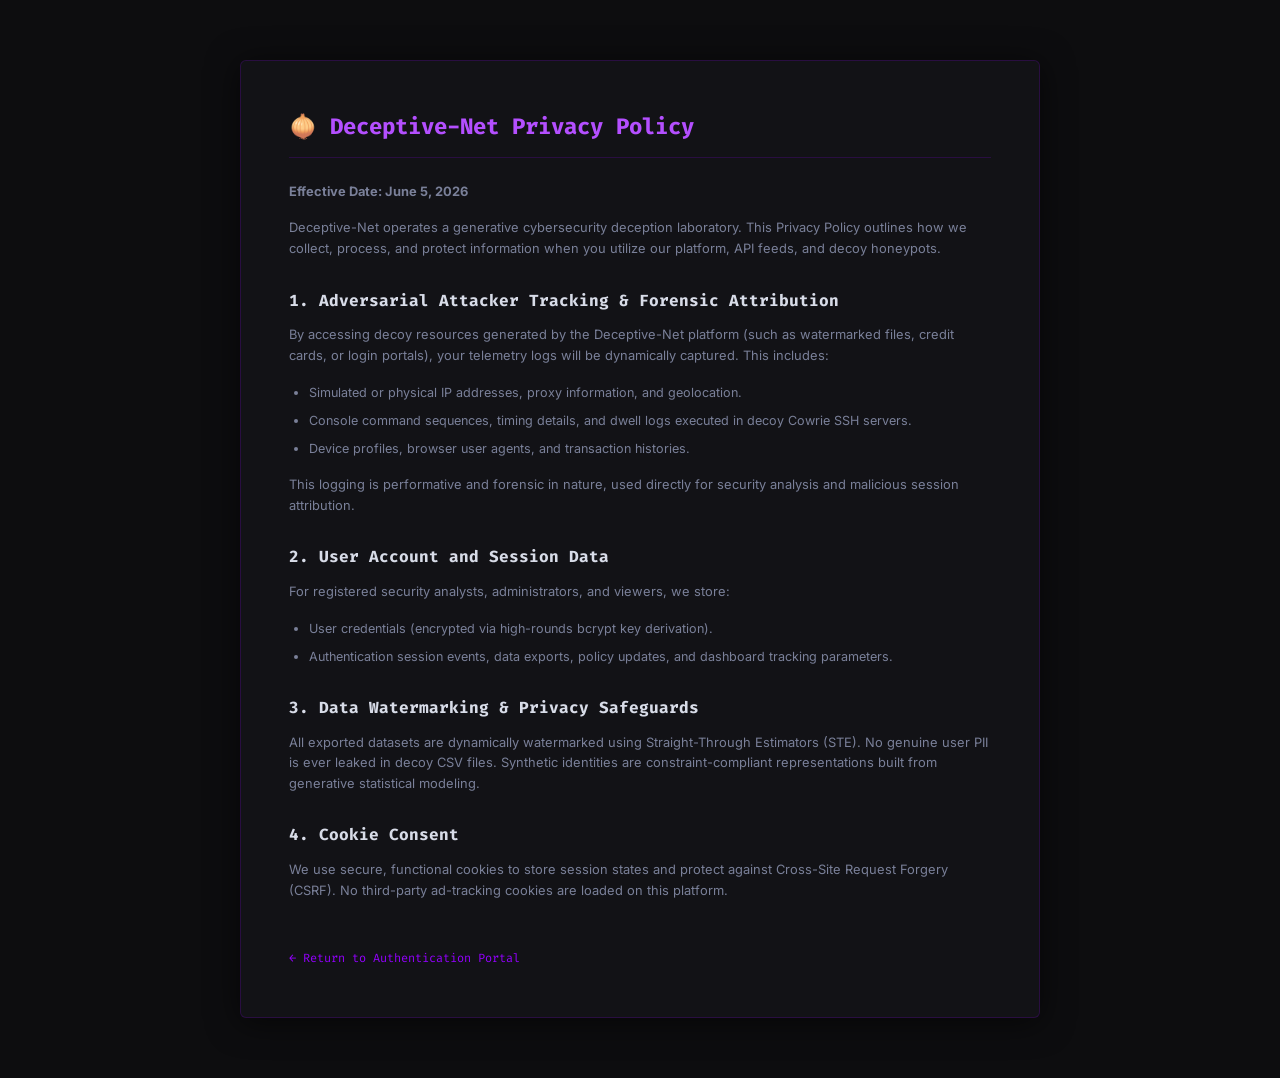
<file: frontend/privacy.html>
<!DOCTYPE html>
<html lang="en">
<head>
    <meta charset="UTF-8">
    <meta name="viewport" content="width=device-width, initial-scale=1.0">
    <title>Deceptive-Net | Privacy Policy</title>
    <link href="https://fonts.googleapis.com/css2?family=Fira+Code:wght@300;400;500;600&family=Inter:wght@300;400;500;600;700&display=swap" rel="stylesheet">
    <link rel="stylesheet" href="style.css">
    <style>
        .legal-page { min-height: 100vh; padding: 60px 20px; display: flex; justify-content: center; align-items: center; }
        .legal-card { max-width: 800px; padding: 48px; line-height: 1.6; }
        .legal-card h1 { font-family: var(--font-mono); font-size: 1.6rem; color: var(--accent-light); margin-bottom: 24px; border-bottom: 1px solid var(--border); padding-bottom: 12px; }
        .legal-card h2 { font-family: var(--font-mono); font-size: 1.15rem; color: var(--text); margin-top: 28px; margin-bottom: 12px; }
        .legal-card p { font-size: 0.92rem; color: var(--text-dim); margin-bottom: 16px; }
        .legal-card ul { padding-left: 20px; margin-bottom: 16px; color: var(--text-dim); font-size: 0.9rem; }
        .legal-card li { margin-bottom: 8px; }
        .back-link { display: inline-block; margin-top: 32px; font-family: var(--font-mono); font-size: 0.85rem; color: var(--accent); text-decoration: none; }
        .back-link:hover { text-decoration: underline; }
    </style>
</head>
<body>
    <div class="legal-page">
        <div class="legal-card glass-panel animate-fade-in">
            <h1>🧅 Deceptive-Net Privacy Policy</h1>
            <p><strong>Effective Date: June 5, 2026</strong></p>
            <p>
                Deceptive-Net operates a generative cybersecurity deception laboratory. This Privacy Policy outlines how we collect, process, and protect information when you utilize our platform, API feeds, and decoy honeypots.
            </p>

            <h2>1. Adversarial Attacker Tracking & Forensic Attribution</h2>
            <p>
                By accessing decoy resources generated by the Deceptive-Net platform (such as watermarked files, credit cards, or login portals), your telemetry logs will be dynamically captured. This includes:
            </p>
            <ul>
                <li>Simulated or physical IP addresses, proxy information, and geolocation.</li>
                <li>Console command sequences, timing details, and dwell logs executed in decoy Cowrie SSH servers.</li>
                <li>Device profiles, browser user agents, and transaction histories.</li>
            </ul>
            <p>
                This logging is performative and forensic in nature, used directly for security analysis and malicious session attribution.
            </p>

            <h2>2. User Account and Session Data</h2>
            <p>
                For registered security analysts, administrators, and viewers, we store:
            </p>
            <ul>
                <li>User credentials (encrypted via high-rounds bcrypt key derivation).</li>
                <li>Authentication session events, data exports, policy updates, and dashboard tracking parameters.</li>
            </ul>

            <h2>3. Data Watermarking & Privacy Safeguards</h2>
            <p>
                All exported datasets are dynamically watermarked using Straight-Through Estimators (STE). No genuine user PII is ever leaked in decoy CSV files. Synthetic identities are constraint-compliant representations built from generative statistical modeling.
            </p>

            <h2>4. Cookie Consent</h2>
            <p>
                We use secure, functional cookies to store session states and protect against Cross-Site Request Forgery (CSRF). No third-party ad-tracking cookies are loaded on this platform.
            </p>

            <a href="index.html" class="back-link">&larr; Return to Authentication Portal</a>
        </div>
    </div>
</body>
</html>
</file>
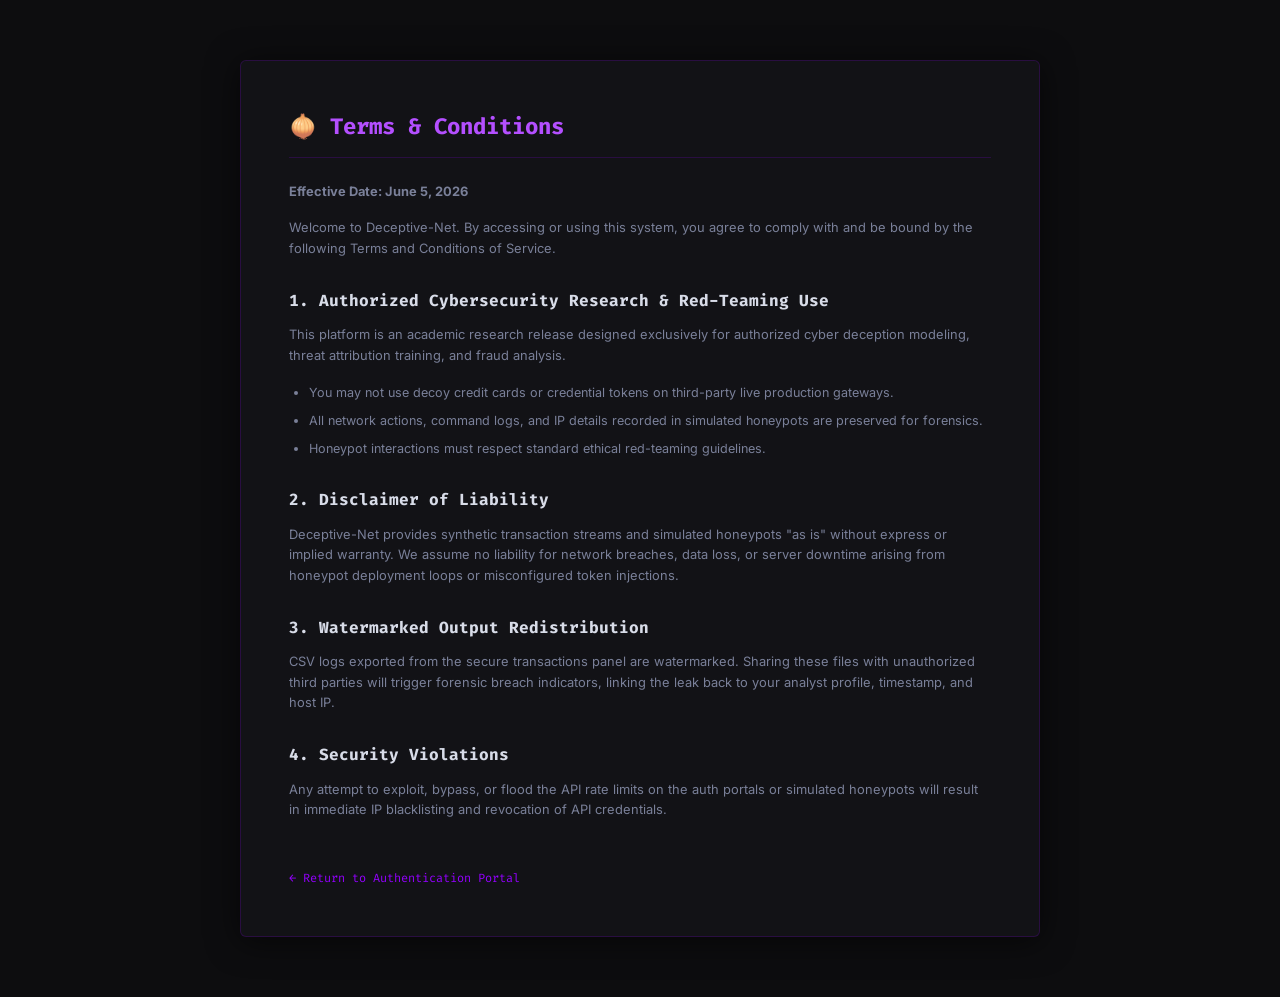
<file: frontend/terms.html>
<!DOCTYPE html>
<html lang="en">
<head>
    <meta charset="UTF-8">
    <meta name="viewport" content="width=device-width, initial-scale=1.0">
    <title>Deceptive-Net | Terms & Conditions</title>
    <link href="https://fonts.googleapis.com/css2?family=Fira+Code:wght@300;400;500;600&family=Inter:wght@300;400;500;600;700&display=swap" rel="stylesheet">
    <link rel="stylesheet" href="style.css">
    <style>
        .legal-page { min-height: 100vh; padding: 60px 20px; display: flex; justify-content: center; align-items: center; }
        .legal-card { max-width: 800px; padding: 48px; line-height: 1.6; }
        .legal-card h1 { font-family: var(--font-mono); font-size: 1.6rem; color: var(--accent-light); margin-bottom: 24px; border-bottom: 1px solid var(--border); padding-bottom: 12px; }
        .legal-card h2 { font-family: var(--font-mono); font-size: 1.15rem; color: var(--text); margin-top: 28px; margin-bottom: 12px; }
        .legal-card p { font-size: 0.92rem; color: var(--text-dim); margin-bottom: 16px; }
        .legal-card ul { padding-left: 20px; margin-bottom: 16px; color: var(--text-dim); font-size: 0.9rem; }
        .legal-card li { margin-bottom: 8px; }
        .back-link { display: inline-block; margin-top: 32px; font-family: var(--font-mono); font-size: 0.85rem; color: var(--accent); text-decoration: none; }
        .back-link:hover { text-decoration: underline; }
    </style>
</head>
<body>
    <div class="legal-page">
        <div class="legal-card glass-panel animate-fade-in">
            <h1>🧅 Terms & Conditions</h1>
            <p><strong>Effective Date: June 5, 2026</strong></p>
            <p>
                Welcome to Deceptive-Net. By accessing or using this system, you agree to comply with and be bound by the following Terms and Conditions of Service.
            </p>

            <h2>1. Authorized Cybersecurity Research & Red-Teaming Use</h2>
            <p>
                This platform is an academic research release designed exclusively for authorized cyber deception modeling, threat attribution training, and fraud analysis. 
            </p>
            <ul>
                <li>You may not use decoy credit cards or credential tokens on third-party live production gateways.</li>
                <li>All network actions, command logs, and IP details recorded in simulated honeypots are preserved for forensics.</li>
                <li>Honeypot interactions must respect standard ethical red-teaming guidelines.</li>
            </ul>

            <h2>2. Disclaimer of Liability</h2>
            <p>
                Deceptive-Net provides synthetic transaction streams and simulated honeypots "as is" without express or implied warranty. We assume no liability for network breaches, data loss, or server downtime arising from honeypot deployment loops or misconfigured token injections.
            </p>

            <h2>3. Watermarked Output Redistribution</h2>
            <p>
                CSV logs exported from the secure transactions panel are watermarked. Sharing these files with unauthorized third parties will trigger forensic breach indicators, linking the leak back to your analyst profile, timestamp, and host IP.
            </p>

            <h2>4. Security Violations</h2>
            <p>
                Any attempt to exploit, bypass, or flood the API rate limits on the auth portals or simulated honeypots will result in immediate IP blacklisting and revocation of API credentials.
            </p>

            <a href="index.html" class="back-link">&larr; Return to Authentication Portal</a>
        </div>
    </div>
</body>
</html>
</file>
<file: frontend/style.css>
/* ============================================================
   Deceptive-Net – Design System
   Theme: Tor-Inspired Dark | Minimal | Production-Grade
   ============================================================ */

:root {
    --bg:           #0d0d0f;
    --bg-2:         #111115;
    --panel:        rgba(20, 20, 26, 0.75);
    --border:       rgba(148, 0, 255, 0.18);
    --border-dim:   rgba(255,255,255,0.06);
    --accent:       #9400ff;
    --accent-light: #b44fff;
    --accent-glow:  rgba(148,0,255,0.25);
    --green:        #00e5a0;
    --red:          #ff3366;
    --yellow:       #ffd166;
    --blue:         #4da6ff;
    --text:         #d8dce8;
    --text-dim:     #7a8099;
    --font-mono:    'Fira Code', monospace;
    --font-ui:      'Inter', sans-serif;
    --radius:       6px;
    --shadow:       0 4px 32px rgba(0,0,0,0.6);
}

*, *::before, *::after { box-sizing: border-box; margin: 0; padding: 0; }

html, body {
    height: 100%;
    font-family: var(--font-ui);
    background: var(--bg);
    color: var(--text);
    font-size: 14px;
    -webkit-font-smoothing: antialiased;
}

/* ── scrollbar ────────────────────────────────────────────── */
::-webkit-scrollbar { width: 6px; height: 6px; }
::-webkit-scrollbar-track { background: var(--bg-2); }
::-webkit-scrollbar-thumb { background: var(--border); border-radius: 3px; }

/* ── glass panel ──────────────────────────────────────────── */
.glass-panel {
    background: var(--panel);
    backdrop-filter: blur(18px);
    -webkit-backdrop-filter: blur(18px);
    border: 1px solid var(--border);
    border-radius: var(--radius);
    box-shadow: var(--shadow);
    transition: border-color .25s, box-shadow .25s;
}
.glass-panel:hover {
    border-color: rgba(148,0,255,0.45);
    box-shadow: 0 8px 32px rgba(148,0,255,0.08), var(--shadow);
}

/* ── boot overlay ─────────────────────────────────────────── */
.boot-overlay {
    position: fixed; inset: 0;
    background: #000;
    display: flex; justify-content: center; align-items: center;
    z-index: 9999;
    transition: opacity .5s ease;
}
.boot-content { width: 560px; max-width: 92%; }
.tor-logo { font-size: 4rem; text-align: center; margin-bottom: 20px; animation: float 3s ease-in-out infinite; }
.boot-content h2 { color: var(--accent); font-family: var(--font-mono); text-align: center; margin-bottom: 28px; font-size: 1.1rem; }
.terminal-loader p { font-family: var(--font-mono); font-size: 0.85rem; color: var(--text-dim); margin-bottom: 8px; opacity: 0; }
.terminal-loader p.visible { animation: fadeIn .15s forwards; }
.terminal-loader p.ok { color: var(--green); }
.progress-bar { height: 3px; background: #1a1a1a; margin-top: 28px; border-radius: 2px; overflow: hidden; }
.progress-fill { height: 100%; background: linear-gradient(90deg, var(--accent), var(--accent-light)); width: 0; transition: width .4s ease; }

/* ── layout ───────────────────────────────────────────────── */
.app-container { display: flex; height: 100vh; overflow: hidden; animation: fadeIn .6s ease; }

/* ── sidebar ──────────────────────────────────────────────── */
.sidebar {
    width: 240px;
    min-width: 240px;
    display: flex;
    flex-direction: column;
    padding: 24px 16px;
    border-radius: 0;
    border-right: 1px solid var(--border);
    overflow-y: auto;
}
.logo { display: flex; align-items: center; gap: 10px; margin-bottom: 24px; }
.logo-icon { font-size: 1.8rem; }
.logo h2 {
    font-family: var(--font-mono);
    font-size: 1.05rem;
    background: linear-gradient(135deg, var(--accent-light), var(--blue));
    -webkit-background-clip: text;
    -webkit-text-fill-color: transparent;
    letter-spacing: .05em;
    font-weight: 700;
}
.security-badge {
    padding: 10px 14px;
    margin-bottom: 24px;
    display: flex; justify-content: space-between; align-items: center;
    border-color: rgba(0,229,160,.2);
}
.security-label { font-size: 0.75rem; color: var(--text-dim); text-transform: uppercase; letter-spacing: .06em; }
.security-value.safest { font-family: var(--font-mono); font-size: 0.85rem; color: var(--green); }
.nav-menu { display: flex; flex-direction: column; gap: 4px; flex: 1; }
.nav-item {
    display: flex; align-items: center; gap: 10px;
    padding: 10px 12px;
    border-radius: var(--radius);
    color: var(--text-dim);
    text-decoration: none;
    font-size: 0.9rem;
    transition: all .2s;
}
.nav-item:hover { background: rgba(148,0,255,.08); color: var(--text); }
.nav-item.active { background: rgba(148,0,255,.15); color: var(--accent-light); border-left: 2px solid var(--accent); }
.nav-icon { font-size: 0.7rem; opacity: .5; }
.sidebar-footer { margin-top: auto; padding-top: 16px; border-top: 1px solid var(--border-dim); display: flex; flex-direction: column; gap: 12px; }
.user-info { display: flex; align-items: center; gap: 10px; }
.user-icon { font-size: 1.5rem; opacity: .8; }
.username { font-family: var(--font-mono); font-size: 0.9rem; }
.role-badge { font-size: 0.75rem; color: var(--accent-light); text-transform: uppercase; letter-spacing: .05em; }

/* ── main content ─────────────────────────────────────────── */
.main-content { flex: 1; overflow-y: auto; padding: 28px 32px; display: flex; flex-direction: column; gap: 24px; }

/* ── top bar ──────────────────────────────────────────────── */
.top-bar { display: flex; justify-content: space-between; align-items: center; }
.header-left { display: flex; align-items: center; gap: 16px; }
.top-bar h1 { font-size: 1.4rem; font-weight: 600; }
.live-indicator { display: flex; align-items: center; gap: 6px; font-family: var(--font-mono); font-size: 0.75rem; color: var(--green); }
.pulse-dot { width: 8px; height: 8px; border-radius: 50%; background: var(--green); animation: pulse 2s infinite; }
.pulse-dot.green { background: var(--green); }

/* Circuit mini (header) */
.circuit-mini {
    display: flex; align-items: center; gap: 6px;
    font-family: var(--font-mono); font-size: 0.75rem;
    background: rgba(0,0,0,.4);
    border: 1px solid var(--border-dim);
    border-radius: 20px;
    padding: 6px 14px;
}
.cn { color: var(--text-dim); }
.cn.this { color: var(--text); }
.cn.guard { color: var(--blue); }
.cn.middle { color: var(--yellow); }
.cn.exit { color: var(--red); }
.cn.onion { font-size: 1rem; }
.arrow { color: var(--border); }

/* ── stats grid ───────────────────────────────────────────── */
.stats-grid { display: grid; grid-template-columns: repeat(4, 1fr); gap: 16px; }
.stat-card { padding: 20px; }
.stat-label { font-size: 0.78rem; color: var(--text-dim); text-transform: uppercase; letter-spacing: .06em; margin-bottom: 8px; }
.stat-value { font-family: var(--font-mono); font-size: 2rem; font-weight: 600; color: var(--accent-light); line-height: 1; margin-bottom: 6px; }
.stat-sub { font-size: 0.75rem; color: var(--text-dim); }
.stat-card.danger .stat-value { color: var(--red); }
.stat-card.success .stat-value { color: var(--green); }

/* ── onion circuit panel ──────────────────────────────────── */
.circuit-panel { padding: 20px; }
.circuit-header { display: flex; justify-content: space-between; align-items: center; margin-bottom: 24px; }
.circuit-header h3 { font-family: var(--font-mono); font-size: 0.9rem; color: var(--accent-light); text-transform: uppercase; letter-spacing: .06em; }
.status-indicator { display: flex; align-items: center; gap: 8px; font-size: 0.8rem; color: var(--green); }
.circuit-path { display: flex; align-items: center; }
.cnode { display: flex; flex-direction: column; align-items: center; gap: 8px; min-width: 90px; }
.cnode-icon {
    width: 48px; height: 48px; border-radius: 50%;
    display: flex; justify-content: center; align-items: center;
    font-family: var(--font-mono); font-weight: 600; font-size: 1.1rem;
    border: 2px solid var(--border);
    background: rgba(0,0,0,.5);
    transition: box-shadow .3s;
}
.cnode-icon:hover { box-shadow: 0 0 16px var(--accent-glow); }
.cnode-icon.browser { border-color: var(--text-dim); font-size: 1.4rem; }
.cnode-icon.guard-n { border-color: var(--blue); color: var(--blue); }
.cnode-icon.middle-n { border-color: var(--yellow); color: var(--yellow); }
.cnode-icon.exit-n { border-color: var(--red); color: var(--red); }
.cnode-icon.hs { border-color: var(--accent); font-size: 1.4rem; }
.cnode-label { font-size: 0.75rem; color: var(--text-dim); }
.cnode-ip { font-family: var(--font-mono); font-size: 0.7rem; color: var(--text-dim); }
.cline { flex: 1; height: 2px; background: var(--border-dim); position: relative; overflow: hidden; margin: 0 8px; }
.cline-flow {
    position: absolute; top: 0; left: -100%;
    width: 60%; height: 100%;
    background: linear-gradient(90deg, transparent, var(--accent), transparent);
    animation: dataFlow 2.5s linear infinite;
}

/* ── live feed ────────────────────────────────────────────── */
.live-feed { padding: 20px; }
.feed-header { display: flex; justify-content: space-between; align-items: center; margin-bottom: 16px; }
.feed-header h3 { font-family: var(--font-mono); font-size: 0.9rem; color: var(--accent-light); text-transform: uppercase; letter-spacing: .06em; }
.feed-badge { font-family: var(--font-mono); font-size: 0.75rem; padding: 4px 10px; border-radius: 20px; background: rgba(148,0,255,.15); border: 1px solid var(--border); color: var(--accent-light); }
.feed-badge.connected { color: var(--green); border-color: rgba(0,229,160,.3); background: rgba(0,229,160,.08); }
.feed-list { display: flex; flex-direction: column; gap: 6px; max-height: 280px; overflow-y: auto; }
.feed-item {
    display: flex; justify-content: space-between; align-items: center;
    padding: 10px 14px; border-radius: 4px;
    background: rgba(0,0,0,.3);
    border-left: 3px solid var(--border-dim);
    font-family: var(--font-mono); font-size: 0.8rem;
    animation: slideIn .3s ease;
}
.feed-item.flagged { border-left-color: var(--red); background: rgba(255,51,102,.06); }
.feed-item.safe { border-left-color: var(--green); }
.feed-left { display: flex; gap: 12px; color: var(--text-dim); }
.feed-txn { color: var(--text); }
.feed-amount { color: var(--yellow); }
.feed-right { display: flex; gap: 10px; align-items: center; }

/* ── section toolbar ──────────────────────────────────────── */
.section-toolbar { padding: 12px 16px; display: flex; justify-content: space-between; align-items: center; }
.toolbar-left { display: flex; align-items: center; gap: 10px; font-size: 0.88rem; color: var(--text-dim); }
.select-input {
    background: rgba(0,0,0,.5);
    border: 1px solid var(--border);
    color: var(--text);
    padding: 5px 10px;
    border-radius: 4px;
    font-family: var(--font-mono);
    font-size: 0.85rem;
    outline: none;
    margin: 0 6px;
}

/* ── table ────────────────────────────────────────────────── */
.table-container { overflow-x: auto; }
.table-container table { width: 100%; border-collapse: collapse; }
th {
    padding: 12px 16px;
    text-align: left;
    font-size: 0.75rem; text-transform: uppercase; letter-spacing: .06em;
    color: var(--accent-light);
    border-bottom: 1px solid var(--border);
    font-family: var(--font-mono);
    font-weight: 500;
    white-space: nowrap;
}
td { padding: 12px 16px; font-size: 0.85rem; border-bottom: 1px solid var(--border-dim); vertical-align: middle; }
tbody tr { transition: background .15s; }
tbody tr:hover td { background: rgba(148,0,255,.05); }
tbody tr.row-flagged td { background: rgba(255,51,102,.04); }
.loading-cell { text-align: center; color: var(--text-dim); padding: 32px !important; font-family: var(--font-mono); }

/* ── badges ───────────────────────────────────────────────── */
.badge {
    display: inline-flex; align-items: center;
    padding: 3px 9px; border-radius: 4px;
    font-family: var(--font-mono); font-size: 0.75rem; font-weight: 600;
    white-space: nowrap;
}
.badge-critical { background: rgba(255,51,102,.15); color: var(--red); border: 1px solid rgba(255,51,102,.4); }
.badge-high     { background: rgba(255,120,0,.12); color: #ff7800; border: 1px solid rgba(255,120,0,.35); }
.badge-medium   { background: rgba(255,209,102,.1); color: var(--yellow); border: 1px solid rgba(255,209,102,.3); }
.badge-low      { background: rgba(0,229,160,.1); color: var(--green); border: 1px solid rgba(0,229,160,.3); }
.badge-info     { background: rgba(77,166,255,.1); color: var(--blue); border: 1px solid rgba(77,166,255,.3); }
.badge-warn     { background: rgba(255,209,102,.1); color: var(--yellow); border: 1px solid rgba(255,209,102,.3); }
.badge-alert    { background: rgba(255,51,102,.15); color: var(--red); border: 1px solid rgba(255,51,102,.4); animation: pulse 2s infinite; }

/* ── AI Report tab ────────────────────────────────────────── */
.ai-report-container { display: flex; flex-direction: column; gap: 16px; }
.ai-header { display: flex; justify-content: space-between; align-items: center; }
.ai-header h2 { font-family: var(--font-mono); font-size: 1.1rem; color: var(--accent-light); }
.ai-placeholder { padding: 40px; font-family: var(--font-mono); color: var(--text-dim); font-size: 0.9rem; min-height: 200px; }
.ai-report-body { padding: 28px; }
.ai-report-body .ai-summary { font-size: 0.95rem; line-height: 1.7; color: var(--text); margin-bottom: 24px; }
.ai-report-body .ai-alert-list { list-style: none; display: flex; flex-direction: column; gap: 10px; margin-bottom: 24px; }
.ai-report-body .ai-alert-list li { padding: 12px 16px; border-left: 3px solid var(--red); background: rgba(255,51,102,.06); font-family: var(--font-mono); font-size: 0.85rem; border-radius: 0 4px 4px 0; }
.ai-recommendation { background: rgba(148,0,255,.08); border: 1px solid var(--border); padding: 16px; border-radius: var(--radius); font-size: 0.9rem; line-height: 1.6; }
.ai-recommendation strong { color: var(--accent-light); }

/* ── Audit tab ────────────────────────────────────────────── */
.audit-controls { padding: 12px 16px; display: flex; gap: 12px; }

/* ── Model Metrics tab ────────────────────────────────────── */
.metrics-grid { display: grid; grid-template-columns: repeat(2, 1fr); gap: 20px; }
.metric-card { padding: 28px; }
.metric-card h3 { font-family: var(--font-mono); font-size: 0.85rem; color: var(--text-dim); text-transform: uppercase; letter-spacing: .06em; margin-bottom: 16px; }
.metric-val { font-family: var(--font-mono); font-size: 3rem; font-weight: 600; color: var(--accent-light); margin-bottom: 12px; }
.metric-desc { font-size: 0.82rem; color: var(--text-dim); line-height: 1.5; }
.shap-card { grid-column: span 2; }
.shap-bars { display: flex; flex-direction: column; gap: 10px; }
.shap-row { display: flex; align-items: center; gap: 12px; }
.shap-feat { font-family: var(--font-mono); font-size: 0.82rem; color: var(--text-dim); width: 200px; flex-shrink: 0; }
.shap-bar-wrap { flex: 1; height: 8px; background: rgba(255,255,255,.05); border-radius: 4px; overflow: hidden; }
.shap-bar-fill { height: 100%; background: linear-gradient(90deg, var(--accent), var(--accent-light)); border-radius: 4px; transition: width 1s ease; }
.shap-val { font-family: var(--font-mono); font-size: 0.78rem; color: var(--text-dim); width: 60px; text-align: right; }

/* ── Confusion Matrix ─────────────────────────────────────── */
.cm-grid { display: grid; grid-template-columns: 1fr 1fr; gap: 8px; margin-top: 10px; }
.cm-cell { background: rgba(0,0,0,.4); padding: 12px; border-radius: 4px; border: 1px solid var(--border-dim); text-align: center; }
.cm-tn { border-color: rgba(0,229,160,.4); background: rgba(0,229,160,.05); }
.cm-tp { border-color: rgba(0,229,160,.6); background: rgba(0,229,160,.1); }
.cm-fn { border-color: rgba(255,120,0,.5); background: rgba(255,120,0,.08); }
.cm-fp { border-color: rgba(255,51,102,.5); background: rgba(255,51,102,.08); }
.cm-label { font-size: 0.75rem; color: var(--text-dim); margin-bottom: 6px; }
.cm-val { font-family: var(--font-mono); font-size: 1.6rem; color: var(--text); }

/* ── buttons ──────────────────────────────────────────────── */
.btn { display: inline-flex; align-items: center; gap: 8px; padding: 9px 18px; border: none; border-radius: var(--radius); font-family: var(--font-mono); font-size: 0.85rem; font-weight: 500; cursor: pointer; transition: all .2s; }
.btn-primary { background: rgba(148,0,255,.2); color: #fff; border: 1px solid var(--accent); }
.btn-primary:hover { background: rgba(148,0,255,.4); box-shadow: 0 0 16px var(--accent-glow); }
.btn-ghost { background: transparent; color: var(--text-dim); border: 1px solid var(--border-dim); }
.btn-ghost:hover { background: rgba(255,255,255,.05); color: var(--text); border-color: var(--border); }

/* ── tab system ───────────────────────────────────────────── */
.tab-content { display: flex; flex-direction: column; gap: 20px; }
.tab-content:not(.active) { display: none !important; }

/* ── animations ───────────────────────────────────────────── */
@keyframes fadeIn   { from { opacity: 0; } to { opacity: 1; } }
@keyframes float    { 0%,100% { transform: translateY(0); } 50% { transform: translateY(-8px); } }
@keyframes pulse    { 0%,100% { opacity: 1; } 50% { opacity: .4; } }
@keyframes dataFlow { 0% { left: -100%; } 100% { left: 200%; } }
@keyframes slideIn  { from { opacity: 0; transform: translateX(-10px); } to { opacity: 1; transform: translateX(0); } }

/* ── modal styles ─────────────────────────────────────────── */
.modal-overlay {
    position: fixed; inset: 0;
    background: rgba(0, 0, 0, 0.8);
    display: flex; justify-content: center; align-items: center;
    z-index: 10000;
    backdrop-filter: blur(10px);
}
.modal-content {
    width: 860px; max-width: 95%;
    max-height: 90vh;
    overflow-y: auto;
    padding: 30px;
    border-radius: var(--radius);
    animation: fadeIn 0.3s ease;
}
.modal-header {
    display: flex; justify-content: space-between; align-items: center;
    border-bottom: 1px solid var(--border);
    padding-bottom: 15px; margin-bottom: 20px;
}
.modal-header h3 { font-family: var(--font-mono); color: var(--accent-light); font-size: 1.1rem; }
.modal-close {
    background: transparent; border: none; color: var(--text-dim);
    font-size: 1.6rem; cursor: pointer; transition: color .2s;
}
.modal-close:hover { color: var(--red); }
.modal-grid { display: grid; grid-template-columns: 1.2fr 1.8fr; gap: 30px; }
.modal-info-panel h4, .modal-chart-panel h4 {
    font-family: var(--font-mono); font-size: 0.85rem; color: var(--text-dim);
    text-transform: uppercase; letter-spacing: 0.05em; margin-bottom: 15px;
}
.meta-row {
    display: flex; justify-content: space-between; padding: 10px 0;
    border-bottom: 1px solid var(--border-dim); font-size: 0.88rem;
}
.meta-row span { color: var(--text-dim); }
.meta-row strong { font-family: var(--font-mono); color: var(--text); }
.score-card {
    background: rgba(0,0,0,0.3); border: 1px solid var(--border-dim);
    padding: 10px 14px; border-radius: 4px; margin-bottom: 10px;
    display: flex; justify-content: space-between; align-items: center;
}
.score-card.highlight { border-color: var(--accent); background: rgba(148,0,255,0.06); }
.score-label { font-size: 0.78rem; color: var(--text-dim); }
.score-value { font-family: var(--font-mono); font-size: 1.05rem; font-weight: bold; }
.shap-bar-fill.negative {
    background: linear-gradient(90deg, var(--green), #5cffd0);
}
.shap-bar-fill.positive {
    background: linear-gradient(90deg, var(--red), #ff7090);
}
.row-clickable { cursor: pointer; }
.row-clickable:hover { background: rgba(148, 0, 255, 0.05) !important; }

/* ============================================================
   Presentation Co-Pilot & Q&A Hotline styles
   ============================================================ */
.copilot-trigger {
    position: fixed;
    bottom: 24px;
    right: 24px;
    width: 50px;
    height: 50px;
    border-radius: 50%;
    background: var(--accent);
    border: 2px solid var(--accent-light);
    box-shadow: 0 0 20px var(--accent-glow), var(--shadow);
    color: white;
    font-size: 1.4rem;
    display: flex;
    justify-content: center;
    align-items: center;
    cursor: pointer;
    z-index: 10002;
    transition: transform .2s, background .2s, box-shadow .2s;
}
.copilot-trigger:hover {
    transform: scale(1.1);
    background: var(--accent-light);
    box-shadow: 0 0 25px var(--accent);
}
.copilot-panel {
    position: fixed;
    bottom: 84px;
    right: 24px;
    width: 380px;
    max-height: 80vh;
    z-index: 10001;
    padding: 16px;
    display: flex;
    flex-direction: column;
    gap: 12px;
    animation: slideInUp 0.3s ease forwards;
    border: 1px solid var(--border);
}
@keyframes slideInUp {
    from { opacity: 0; transform: translateY(20px); }
    to { opacity: 1; transform: translateY(0); }
}
.copilot-header {
    display: flex;
    justify-content: space-between;
    align-items: center;
    border-bottom: 1px solid var(--border-dim);
    padding-bottom: 8px;
}
.copilot-title {
    font-family: var(--font-mono);
    font-size: 0.85rem;
    color: var(--accent-light);
    font-weight: bold;
    text-transform: uppercase;
}
.copilot-tabs {
    display: flex;
    gap: 4px;
    border-bottom: 1px solid var(--border-dim);
    padding-bottom: 8px;
}
.copilot-tab {
    flex: 1;
    padding: 6px;
    text-align: center;
    font-size: 0.75rem;
    font-family: var(--font-mono);
    background: rgba(0,0,0,0.3);
    border: 1px solid var(--border-dim);
    border-radius: var(--radius);
    color: var(--text-dim);
    cursor: pointer;
}
.copilot-tab.active {
    color: white;
    border-color: var(--accent);
    background: rgba(148,0,255,0.1);
}
.copilot-body {
    flex: 1;
    overflow-y: auto;
    font-size: 0.82rem;
    line-height: 1.4;
}
.copilot-step-indicator {
    font-family: var(--font-mono);
    font-size: 0.75rem;
    color: var(--accent-light);
    margin-bottom: 6px;
}
.copilot-step-text {
    background: rgba(0,0,0,0.4);
    border: 1px solid var(--border-dim);
    padding: 10px;
    border-radius: 4px;
    margin-bottom: 12px;
    min-height: 80px;
}
.copilot-controls {
    display: flex;
    gap: 8px;
}
.copilot-controls button {
    flex: 1;
    font-size: 0.75rem;
    padding: 6px 12px;
    justify-content: center;
}
.copilot-qa-list {
    display: flex;
    flex-direction: column;
    gap: 6px;
}
.copilot-qa-btn {
    width: 100%;
    text-align: left;
    background: rgba(0,0,0,0.3);
    border: 1px solid var(--border-dim);
    padding: 8px 10px;
    border-radius: 4px;
    color: var(--text);
    font-size: 0.8rem;
    cursor: pointer;
    transition: background 0.15s, border-color 0.15s;
}
.copilot-qa-btn:hover {
    background: rgba(148,0,255,0.08);
    border-color: var(--accent);
}
/* Highlight glow animation */
.copilot-highlight {
    outline: 3px solid var(--accent) !important;
    outline-offset: 4px !important;
    animation: copilot-glow 1.5s infinite !important;
}
@keyframes copilot-glow {
    0%, 100% { outline-color: var(--accent); box-shadow: 0 0 10px var(--accent); }
    50% { outline-color: var(--accent-light); box-shadow: 0 0 25px var(--accent-light); }
}

/* Modal overlay updates for Q&A */
.copilot-modal {
    position: fixed; inset: 0;
    background: rgba(0, 0, 0, 0.85);
    display: flex; justify-content: center; align-items: center;
    z-index: 10003;
    backdrop-filter: blur(12px);
}
.copilot-modal-content {
    width: 720px; max-width: 95%;
    max-height: 85vh;
    padding: 24px;
    border-radius: var(--radius);
    animation: fadeIn 0.3s ease;
    border: 1px solid var(--accent);
    background: rgba(13, 13, 15, 0.95);
    box-shadow: 0 0 32px var(--accent-glow);
    display: flex;
    flex-direction: column;
    gap: 16px;
}
.copilot-modal-header {
    display: flex; justify-content: space-between; align-items: center;
    border-bottom: 1px solid var(--border);
    padding-bottom: 10px;
}
.copilot-modal-title {
    font-family: var(--font-mono);
    color: var(--accent-light);
    font-weight: bold;
    font-size: 1rem;
}
.copilot-modal-body {
    overflow-y: auto;
    display: flex;
    flex-direction: column;
    gap: 14px;
}
.copilot-modal-answer {
    font-size: 0.92rem;
    line-height: 1.6;
    color: var(--text);
}
.copilot-code-title {
    font-family: var(--font-mono);
    font-size: 0.78rem;
    color: var(--text-dim);
    margin-top: 8px;
}
.copilot-code-window {
    background: #000;
    border: 1px solid var(--border-dim);
    border-radius: var(--radius);
    padding: 12px;
    font-family: var(--font-mono);
    font-size: 0.8rem;
    color: var(--green);
    overflow-x: auto;
    white-space: pre;
    max-height: 180px;
}
</file>
